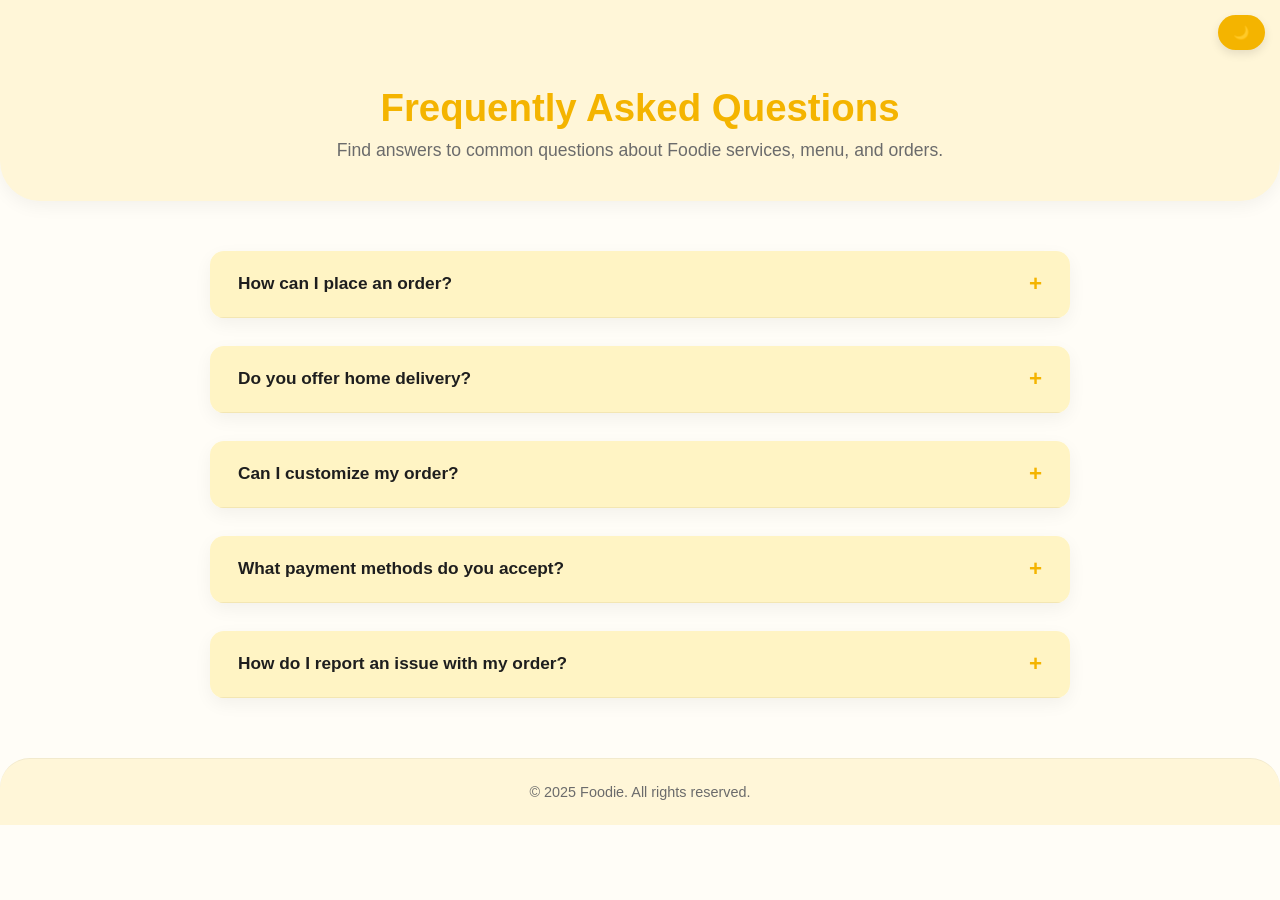
<file: html/faq-page.html>
<!doctype html>
<html lang="en">

<head>
  <meta charset="utf-8" />
  <meta name="viewport" content="width=device-width, initial-scale=1" />
  <title>FAQs — Foodie</title>
  <meta name="description" content="Frequently Asked Questions about Foodie services, orders, and features." />
  <script>
    // Immediately apply saved theme to prevent FOUC
    (function () {
      const savedTheme = localStorage.getItem('theme');
      if (savedTheme === 'dark') {
        document.documentElement.setAttribute('data-theme', 'dark');
      }
    })();
  </script>
  
  <link rel="icon" href="../imgs/favicon.webp" type="image/webp" />
  <style>
    :root {
      --bg: #fffdf7;
      --text: #1e1e1e;
      --accent: #f4b400;
      --accent-light: #fff4c4;
      --muted: #6b6b6b;
      --card: #ffffff;
      --header-bg: #fff6d8;
    }

    [data-theme="dark"] {
      --bg: #1a1a1a;
      --text: #f8fafc;
      --accent: #fbbc04;
      --accent-light: #3b3b3b;
      --muted: #a1a1aa;
      --card: #262626;
      --header-bg: #333333;
    }

    * {
      box-sizing: border-box;
    }

    body {
      margin: 0;
      font-family: 'Poppins', sans-serif;
      background: var(--bg);
      color: var(--text);
      transition: background 0.3s ease, color 0.3s ease;
    }

    header {
      text-align: center;
      padding: 60px 20px 40px;
      background: var(--header-bg);
      border-bottom-left-radius: 40px;
      border-bottom-right-radius: 40px;
      box-shadow: 0 5px 18px rgba(0, 0, 0, 0.05);
    }

    header h1 {
      font-size: 2.4rem;
      color: var(--accent);
      margin-bottom: 10px;
    }

    header p {
      color: var(--muted);
      font-size: 1.1rem;
      margin: 0;
    }

    main {
      max-width: 900px;
      margin: 50px auto;
      padding: 0 20px;
    }

    .faq-item {
      background: var(--card);
      border-radius: 14px;
      box-shadow: 0 6px 18px rgba(0, 0, 0, 0.05);
      margin-bottom: 28px;
      /* Increased spacing */
      overflow: hidden;
      transition: transform 0.2s ease, box-shadow 0.2s;
    }

    .faq-item:last-child {
      margin-bottom: 60px;
      /* More space before footer */
    }

    .faq-item:hover {
      transform: translateY(-3px) scale(1.01);
      box-shadow: 0 10px 24px rgba(0, 0, 0, 0.08);
    }

    .faq-question {
      background: var(--accent-light);
      color: var(--text);
      padding: 20px 28px;
      font-weight: 600;
      font-size: 1.08rem;
      cursor: pointer;
      display: flex;
      justify-content: space-between;
      align-items: center;
      transition: background 0.2s, color 0.2s;
      border-bottom: 1px solid #f3e6b3;
    }

    .faq-question:hover,
    .faq-item.active .faq-question {
      background: var(--accent);
      color: #fff;
    }

    .faq-question .faq-icon {
      display: inline-flex;
      align-items: center;
      justify-content: center;
      width: 28px;
      height: 28px;
      font-size: 1.4rem;
      color: var(--accent);
      background: #fffbe6;
      border-radius: 50%;
      margin-left: 18px;
      transition: background 0.2s, color 0.2s, transform 0.2s;
    }

    .faq-question:hover .faq-icon,
    .faq-item.active .faq-question .faq-icon {
      background: #fff;
      color: var(--accent);
      transform: rotate(90deg);
    }

    .faq-question::after {
      content: '+';
      font-size: 1.4rem;
      color: var(--accent);
      margin-left: 18px;
      display: inline-block;
      transition: transform 0.2s, color 0.2s;
    }

    .faq-item.active .faq-question::after {
      content: '–';
      color: var(--text);
    }

    .faq-answer {
      display: none;
      padding: 18px 28px;
      color: var(--muted);
      font-size: 1.01rem;
      line-height: 1.7;
      background: var(--bg);
    }

    .faq-item.active .faq-answer {
      display: block;
    }

    footer {
      text-align: center;
      padding: 25px 15px;
      color: var(--muted);
      font-size: 0.9rem;
      border-top: 1px solid rgba(0, 0, 0, 0.05);
      background: var(--header-bg);
      border-top-left-radius: 30px;
      border-top-right-radius: 30px;
      margin-top: 60px;
    }

    #themeToggle {
      position: fixed;
      top: 15px;
      right: 15px;
      background: var(--accent);
      color: #fff;
      border: none;
      padding: 10px 15px;
      border-radius: 30px;
      cursor: pointer;
      font-weight: 600;
      box-shadow: 0 4px 10px rgba(0, 0, 0, 0.1);
      transition: background 0.3s ease;
    }

    #themeToggle:hover {
      background: #f59e0b;
    }
  </style>
</head>

<body data-theme="light">

  <button id="themeToggle">🌙</button>
  <header>
    <h1>Frequently Asked Questions</h1>
    <p>Find answers to common questions about Foodie services, menu, and orders.</p>
  </header>

  <main>
    <div class="faq-item">
      <div class="faq-question">How can I place an order?</div>
      <div class="faq-answer">You can place an order directly through our website by browsing the menu, selecting your
        dishes, and proceeding to checkout. You can also order via our mobile app.</div>
    </div>

    <div class="faq-item">
      <div class="faq-question">Do you offer home delivery?</div>
      <div class="faq-answer">Yes! We provide quick and safe home delivery services in all major cities. Delivery time
        may vary based on your location and order size.</div>
    </div>

    <div class="faq-item">
      <div class="faq-question">Can I customize my order?</div>
      <div class="faq-answer">Absolutely. You can add special instructions while placing your order to customize spice
        levels, portion sizes, or toppings.</div>
    </div>

    <div class="faq-item">
      <div class="faq-question">What payment methods do you accept?</div>
      <div class="faq-answer">We accept all major debit and credit cards, UPI, Paytm, and cash on delivery for
        convenience.</div>
    </div>

    <div class="faq-item">
      <div class="faq-question">How do I report an issue with my order?</div>
      <div class="faq-answer">If there’s any issue with your order, please contact our support team through the Help
        section or email us at support@foodie.com. We’ll resolve it quickly.</div>
    </div>
  </main>

  <footer>
    © 2025 Foodie. All rights reserved.
  </footer>

  <a href="https://wa.me/911234567890" class="whatsapp-fab" target="_blank" rel="noopener noreferrer"
    aria-label="Chat on WhatsApp" title="Chat on WhatsApp">
    <i class="fa-brands fa-whatsapp"></i>
  </a>

  <script>
    const toggleBtn = document.getElementById('themeToggle');
    // Initial theme setting is now handled by the inline script in the head.
    // This script only updates the button text based on the current theme.
    const currentTheme = document.documentElement.getAttribute('data-theme');
    toggleBtn.textContent = currentTheme === 'dark' ? '☀️' : '🌙';

    toggleBtn.addEventListener('click', () => {
      const current = document.documentElement.getAttribute('data-theme');
      const newTheme = current === 'light' ? 'dark' : 'light';
      document.documentElement.setAttribute('data-theme', newTheme);
      localStorage.setItem('theme', newTheme);
      toggleBtn.textContent = newTheme === 'dark' ? '☀️' : '🌙';
    });

    document.querySelectorAll('.faq-question').forEach(q => {
      q.addEventListener('click', () => {
        q.parentElement.classList.toggle('active');
      });
    });
  </script>
</body>

</html>
</file>
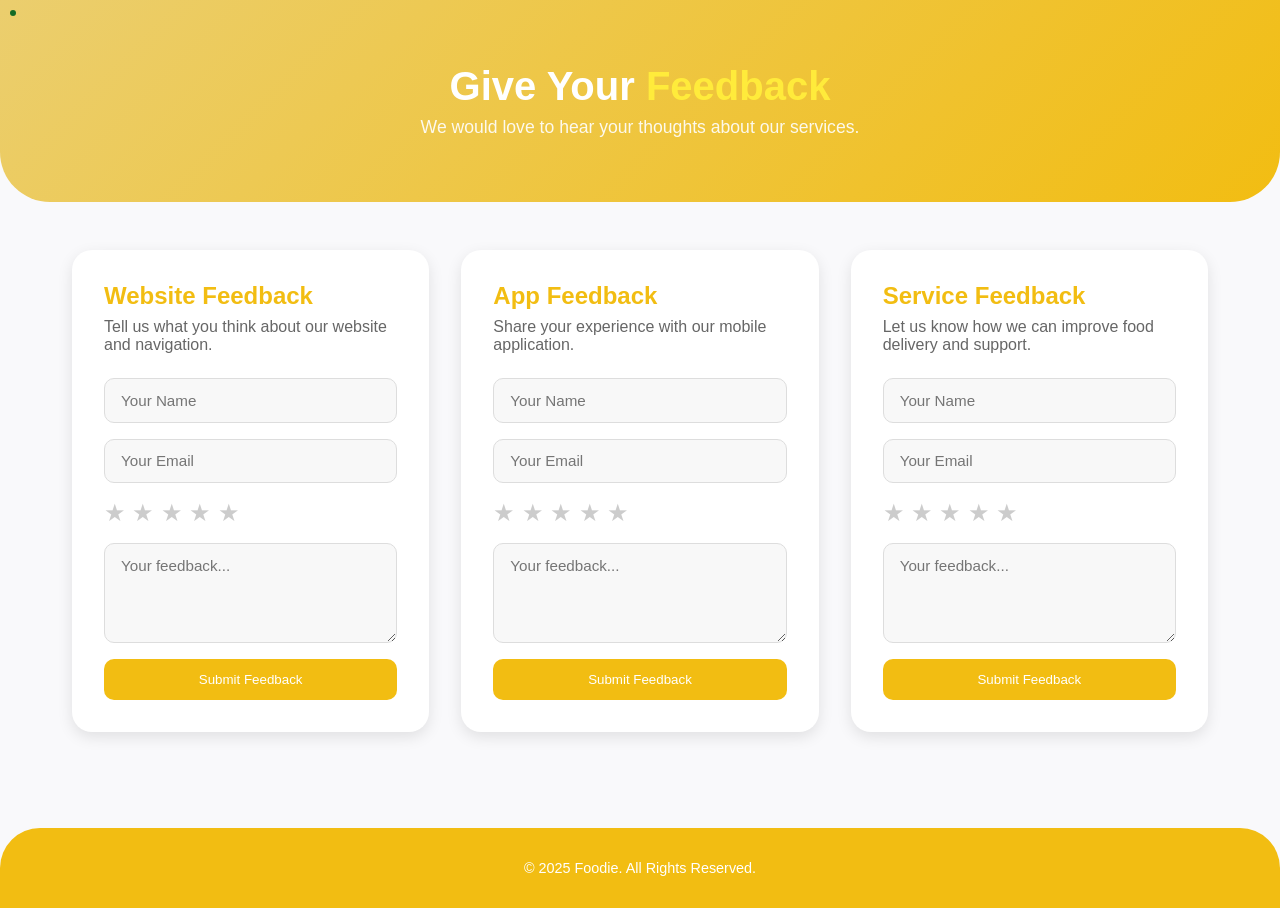
<file: html/feedback.html>
<!DOCTYPE html>
<html lang="en">

<head>
  <meta charset="UTF-8">
  <meta name="viewport" content="width=device-width, initial-scale=1.0">
  <title>Feedback - Foodie</title>
  <link rel="icon" href="../imgs/favicon.webp" type="image/webp" />
  <link rel="stylesheet" href="../css/cursor.css">

  <style>
    
    * {
      margin: 0;
      padding: 0;
      box-sizing: border-box;
      font-family: 'Poppins', sans-serif;
    }

    body {
      background-color: #f9f9fb;
      color: #333;
    }

    /* ===== HERO ===== */
    .hero {
      text-align: center;
      padding: 4rem 1rem;
      background: linear-gradient(135deg,  #ebce6e, #F2BD12);
      color: #fff;
      border-bottom-left-radius: 50px;
      border-bottom-right-radius: 50px;
    }

    .hero h1 {
      font-size: 2.5rem;
      margin-bottom: 0.5rem;
    }

    .highlight {
      color: #ffeb3b;
    }

    .hero p {
      font-size: 1.1rem;
      opacity: 0.9;
    }

    /* ===== FEEDBACK SECTION ===== */
    .feedback-container {
      display: grid;
      grid-template-columns: repeat(auto-fit, minmax(320px, 1fr));
      gap: 2rem;
      padding: 3rem 2rem;
      max-width: 1200px;
      margin: auto;
    }

    .feedback-card {
      background: #fff;
      padding: 2rem;
      border-radius: 20px;
      box-shadow: 0 5px 15px rgba(0, 0, 0, 0.1);
      transition: transform 0.3s ease, box-shadow 0.3s ease;
    }

    .feedback-card:hover {
      transform: translateY(-6px);
      box-shadow: 0 8px 20px rgba(0, 0, 0, 0.12);
    }

    .feedback-card h2 {
      color:  #F2BD12;
      margin-bottom: 0.5rem;
    }

    .feedback-card p {
      color: #666;
      margin-bottom: 1.5rem;
    }

    /* ===== FORM STYLING ===== */
    form {
      display: flex;
      flex-direction: column;
      gap: 1rem;
    }

    input[type="text"],
    input[type="email"],
    textarea {
      padding: 0.8rem 1rem;
      border: 1px solid #ddd;
      border-radius: 10px;
      font-size: 0.95rem;
      transition: border 0.3s, box-shadow 0.3s;
      background: #f8f8f8;
    }

    input:focus,
    textarea:focus {
      border-color:  #F2BD12;
      box-shadow: 0 0 0 4px rgba(0, 157, 255, 0.15);
      background: #fff;
      outline: none;
    }

    textarea {
      resize: vertical;
      min-height: 100px;
    }

    .rating {
      display: flex;
      gap: 0.4rem;
    }

    .rating input {
      display: none;
    }

    .rating label {
      font-size: 1.5rem;
      color: #ccc;
      cursor: pointer;
      transition: color 0.2s;
    }

    .rating input:checked ~ label,
    .rating label:hover,
    .rating label:hover ~ label {
      color: #ffb400;
    }

    .submit-btn {
      background: #F2BD12;
      color: white;
      border: none;
      padding: 0.8rem 1rem;
      border-radius: 10px;
      cursor: pointer;
      font-weight: 500;
      transition: all 0.3s ease;
    }

    .submit-btn:hover {
      background: #F2BD12;
      transform: translateY(-2px);
      box-shadow: 0 4px 10px  #c7a841
    }

    /* ===== FOOTER ===== */
    footer {
      text-align: center;
      padding: 2rem;
      background:   #F2BD12;
      color: #fff;
      font-size: 0.9rem;
      border-top-left-radius: 40px;
      border-top-right-radius: 40px;
      margin-top: 3rem;
    }

    @media (max-width: 768px) {
      .hero h1 {
        font-size: 2rem;
      }

      .feedback-container {
        padding: 2rem 1rem;
      }
    }
  </style>
</head>

<body>

  <section class="hero">
    <h1>Give Your <span class="highlight">Feedback</span></h1>
    <p>We would love to hear your thoughts about our services.</p>
  </section>

  
  <section class="feedback-container">

    <!-- Website Feedback -->
    <div class="feedback-card">
      <h2>Website Feedback</h2>
      <p>Tell us what you think about our website and navigation.</p>

      <form id="website-feedback-form">
        <input type="text" placeholder="Your Name" required>
        <input type="email" placeholder="Your Email" required>

        <div class="rating">
          <input type="radio" id="web-star5" name="web-rating" value="5"><label for="web-star5">★</label>
          <input type="radio" id="web-star4" name="web-rating" value="4"><label for="web-star4">★</label>
          <input type="radio" id="web-star3" name="web-rating" value="3"><label for="web-star3">★</label>
          <input type="radio" id="web-star2" name="web-rating" value="2"><label for="web-star2">★</label>
          <input type="radio" id="web-star1" name="web-rating" value="1"><label for="web-star1">★</label>
        </div>

        <textarea placeholder="Your feedback..." required></textarea>
        <button type="submit" class="submit-btn">Submit Feedback</button>
      </form>
    </div>

    <!-- App Feedback -->
    <div class="feedback-card">
      <h2>App Feedback</h2>
      <p>Share your experience with our mobile application.</p>

      <form id="app-feedback-form">
        <input type="text" placeholder="Your Name" required>
        <input type="email" placeholder="Your Email" required>

        <div class="rating">
          <input type="radio" id="app-star5" name="app-rating" value="5"><label for="app-star5">★</label>
          <input type="radio" id="app-star4" name="app-rating" value="4"><label for="app-star4">★</label>
          <input type="radio" id="app-star3" name="app-rating" value="3"><label for="app-star3">★</label>
          <input type="radio" id="app-star2" name="app-rating" value="2"><label for="app-star2">★</label>
          <input type="radio" id="app-star1" name="app-rating" value="1"><label for="app-star1">★</label>
        </div>

        <textarea placeholder="Your feedback..." required></textarea>
        <button type="submit" class="submit-btn">Submit Feedback</button>
      </form>
    </div>

    <!-- Service Feedback -->
    <div class="feedback-card">
      <h2>Service Feedback</h2>
      <p>Let us know how we can improve food delivery and support.</p>

      <form id="service-feedback-form">
        <input type="text" placeholder="Your Name" required>
        <input type="email" placeholder="Your Email" required>

        <div class="rating">
          <input type="radio" id="service-star5" name="service-rating" value="5"><label for="service-star5">★</label>
          <input type="radio" id="service-star4" name="service-rating" value="4"><label for="service-star4">★</label>
          <input type="radio" id="service-star3" name="service-rating" value="3"><label for="service-star3">★</label>
          <input type="radio" id="service-star2" name="service-rating" value="2"><label for="service-star2">★</label>
          <input type="radio" id="service-star1" name="service-rating" value="1"><label for="service-star1">★</label>
        </div>

        <textarea placeholder="Your feedback..." required></textarea>
        <button type="submit" class="submit-btn">Submit Feedback</button>
      </form>
    </div>
  </section>

  <!-- Footer -->
  <footer>
    <p>&copy; 2025 Foodie. All Rights Reserved.</p>
  </footer>

  <script src="../js/cursor.js"></script>

  <script>
    
    document.querySelectorAll("form").forEach(form => {
      form.addEventListener("submit", (e) => {
        e.preventDefault();
        alert("Thank you for your feedback! 💬");
        form.reset();
      });
    });
  </script>
</body>

</html>
</file>
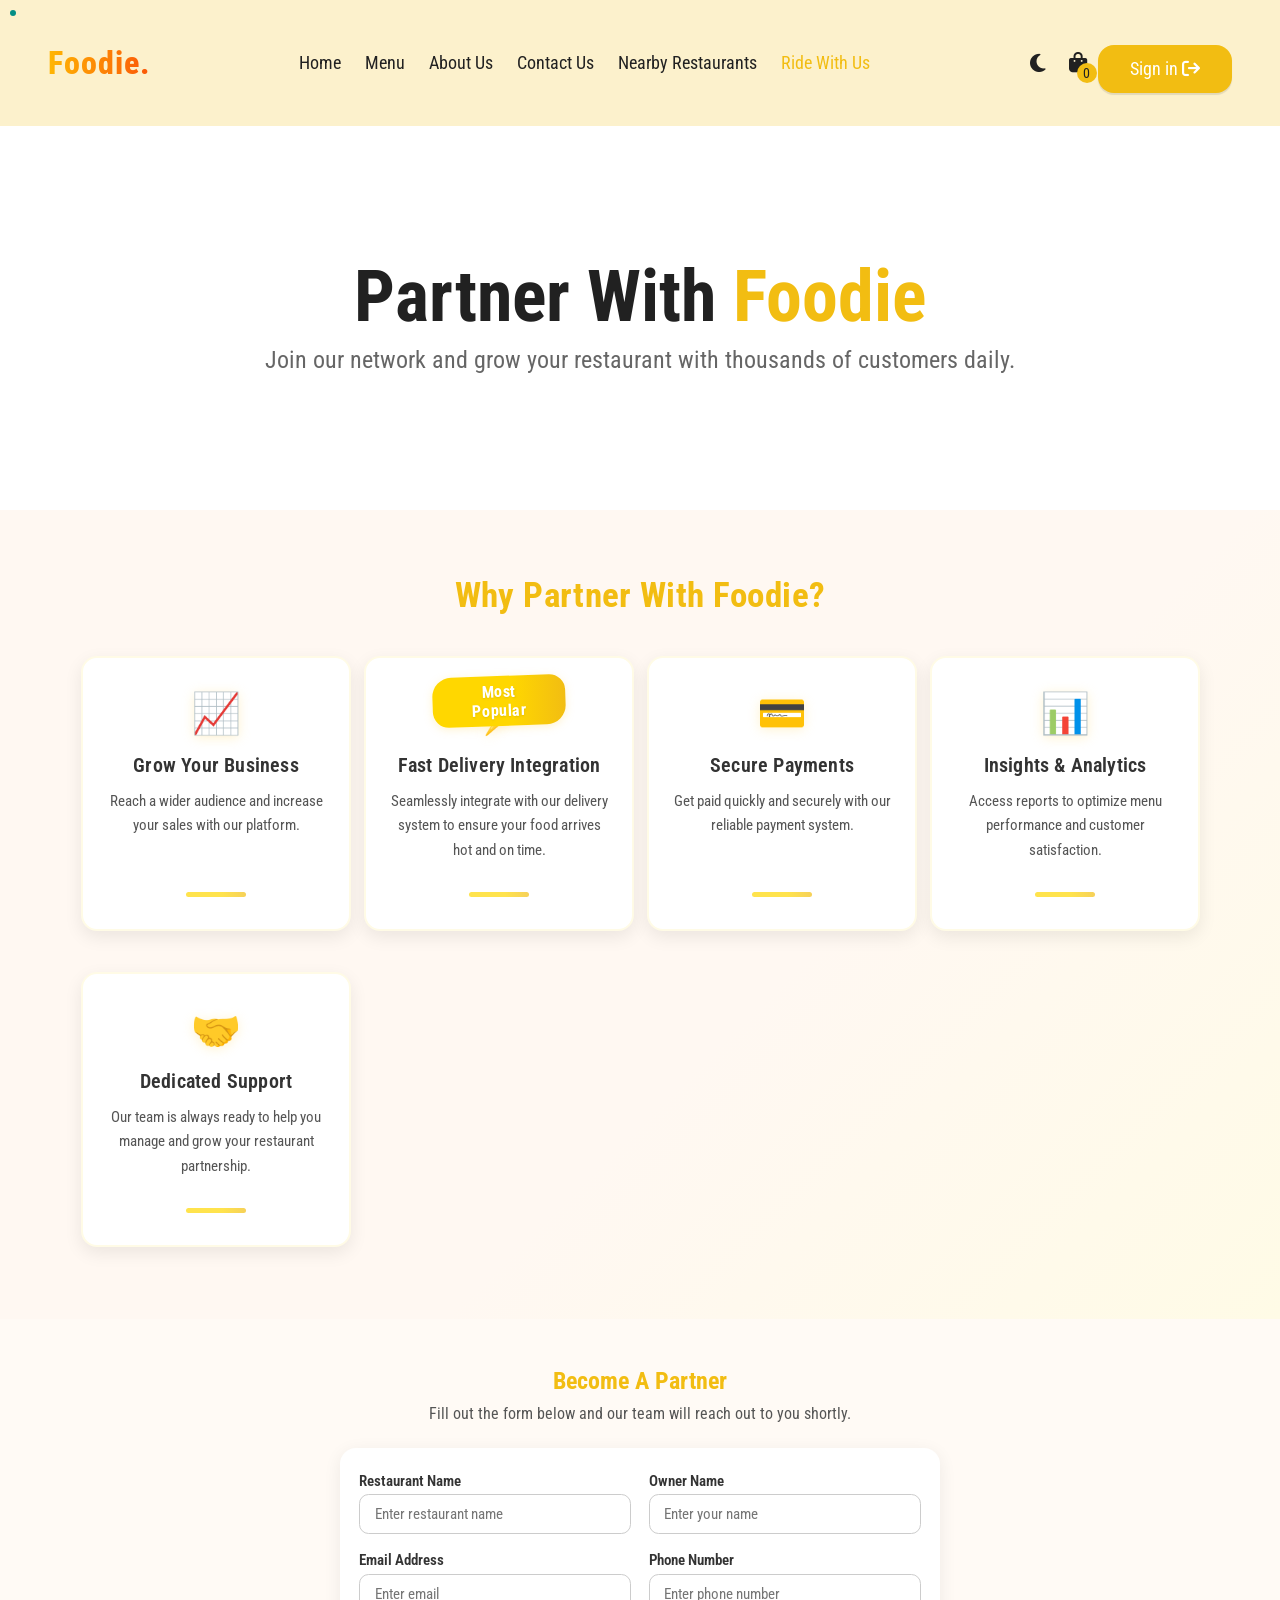
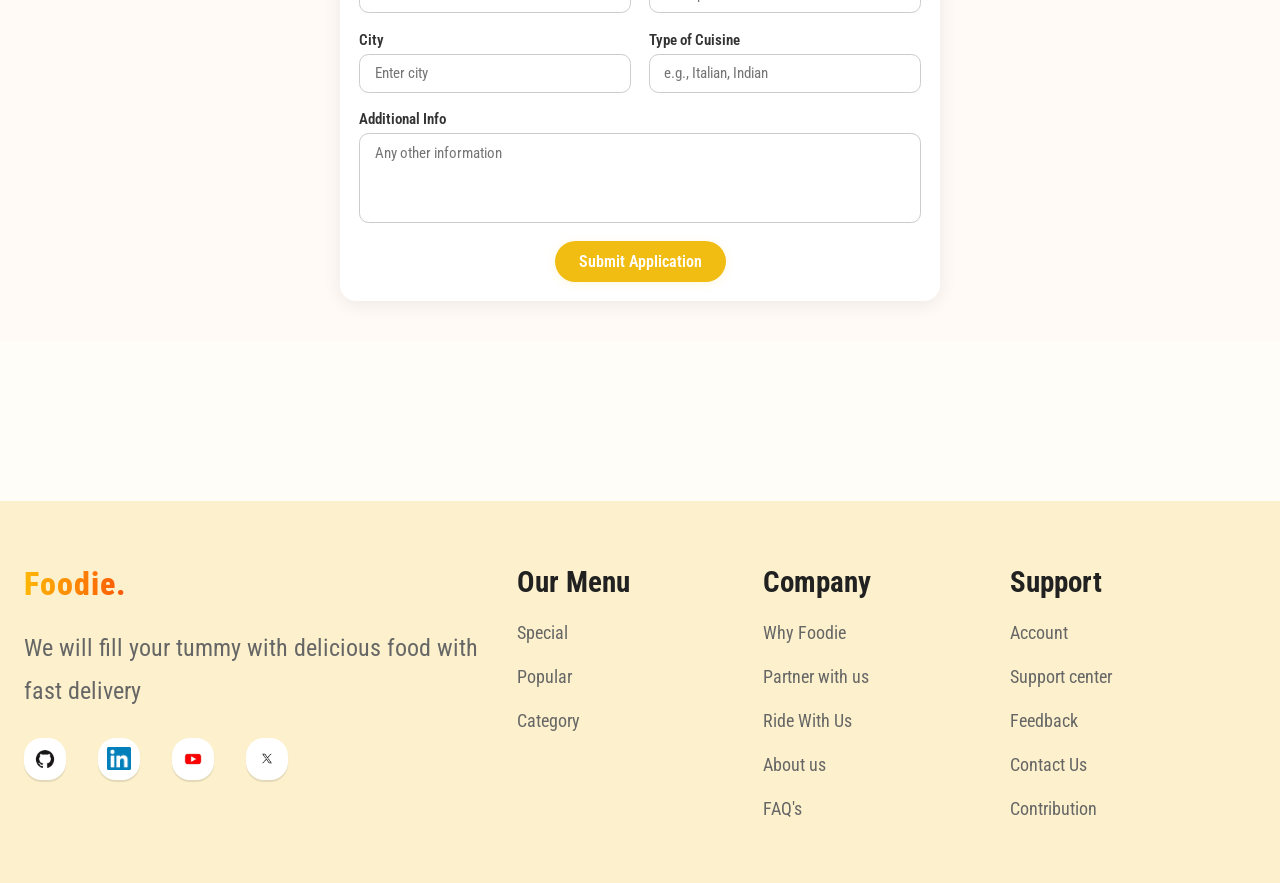
<file: html/PartnerWithUs.html>
<!DOCTYPE html>
<html lang="en">

<head>
    <meta charset="UTF-8" />
    <meta name="viewport" content="width=device-width, initial-scale=1.0" />
    <title>Foodie - Partner with Us</title>

    <script>
        // Immediately apply saved theme to prevent FOUC
        (function () {
            const savedTheme = localStorage.getItem('theme');
            if (savedTheme === 'dark') {
                document.documentElement.setAttribute('data-theme', 'dark');
            }
        })();
    </script>

    <link rel="icon" href="../imgs/favicon.webp" type="image/webp" />
    <link rel="stylesheet" href="https://cdnjs.cloudflare.com/ajax/libs/font-awesome/6.5.0/css/all.min.css" />
    <link rel="stylesheet" href="../css/style.css">
    <link rel="stylesheet" href="../css/aboutUs.css" />
    <link rel="stylesheet" href="../css/PartnerWithUs.css" />
    <link rel="stylesheet" href="../css/cursor.css">
</head>

<body>

    <!-- UNIVERSAL NAVBAR -->
    <header>
        <nav class="navbar flex between wrapper">
            <div class="logo">Foodie.</div>

            <!-- DESKTOP MENU -->
            <ul class="navList flex gap-3 between">
                <li><a href="./index.html#home" data-i18n="nav.home">Home</a></li>
                <li><a href="./menu.html" data-i18n="nav.menu">Menu</a></li>
                <li><a href="./aboutUs.html" data-i18n="nav.about">About Us</a></li>
                <li><a href="./contactUs.html" data-i18n="nav.contact">Contact Us</a></li>
                <li><a href="nearbyres.html" data-i18n="nav.nearby">Nearby Restaurants</a></li>
                <li><a class="active" href="./rideWithUs.html" data-i18n="nav.rideWithUs">Ride With Us</a></li>
            </ul>

            <div class="desktop-action flex gap-2">
                <button class="desktop-action theme-toggle" aria-label="Toggle dark mode">
                    <i class="fa-solid fa-moon"></i>
                </button>
                <a href="./checkout.html" class="cart-icon">
                    <i class="fa-solid fa-bag-shopping"></i>
                    <span class="cart-value">0</span>
                </a>
                <a href="./signup.html" class="btn">
                    Sign in&nbsp;<i class="fa-solid fa-arrow-right-from-bracket"></i>
                </a>
                <a href="#" class="hamberger"><i class="fa-solid fa-bars"></i></a>
            </div>

            <!-- MOBILE MENU -->
            <ul class="mobile-menu">
                <li><a href="./index.html#home" data-i18n="nav.home">Home</a></li>
                <li><a href="./menu.html" data-i18n="nav.menu">Menu</a></li>
                <li><a href="./aboutUs.html" data-i18n="nav.about">About Us</a></li>
                <li><a href="./contactUs.html" data-i18n="nav.contact">Contact Us</a></li>
                <li><a href="nearbyres.html" data-i18n="nav.nearby">Nearby Restaurants</a></li>
                <li><a href="./rideWithUs.html" data-i18n="nav.rideWithUs">Ride With Us</a></li>
                <li>
                    <button class="theme-toggle mobile-theme-toggle" aria-label="Toggle dark mode">
                        <i class="fa-solid fa-moon"></i><span>Dark Mode</span>
                    </button>
                </li>
                <li>
                    <a href="./signup.html" class="btn">
                        Sign in&nbsp;<i class="fa-solid fa-arrow-right-from-bracket"></i>
                    </a>
                </li>
            </ul>
        </nav>
    </header>

    <!-- Hero Section -->
    <section class="hero">
        <h1>Partner with <span>Foodie</span></h1>
        <p>Join our network and grow your restaurant with thousands of customers daily.</p>
    </section>

    <!-- Benefits Section -->
    <section class="benefits-section">
        <div class="wrapper">
            <h2>Why Partner with Foodie?</h2>
            <div class="features-grid">
                <div class="feature-card">
                    <div class="feature-icon">📈</div>
                    <h3>Grow Your Business</h3>
                    <p>Reach a wider audience and increase your sales with our platform.</p>
                </div>
                <div class="feature-card">
                    <span class="ribbon">Most Popular</span>
                    <div class="feature-icon">⚡</div>
                    <h3>Fast Delivery Integration</h3>
                    <p>Seamlessly integrate with our delivery system to ensure your food arrives hot and on time.</p>
                </div>
                <div class="feature-card">
                    <div class="feature-icon">💳</div>
                    <h3>Secure Payments</h3>
                    <p>Get paid quickly and securely with our reliable payment system.</p>
                </div>
                <div class="feature-card">
                    <div class="feature-icon">📊</div>
                    <h3>Insights & Analytics</h3>
                    <p>Access reports to optimize menu performance and customer satisfaction.</p>
                </div>
                <div class="feature-card">
                    <div class="feature-icon">🤝</div>
                    <h3>Dedicated Support</h3>
                    <p>Our team is always ready to help you manage and grow your restaurant partnership.</p>
                </div>
            </div>
        </div>
    </section>

    <!-- Partner Form Section -->
    <section class="partner-form-section">
        <div class="wrapper">
            <h2><span>Become a Partner</span></h2>
            <p>Fill out the form below and our team will reach out to you shortly.</p>

            <form action="#" class="partner-form two-column-form">

                <!-- Row 1 -->
                <div class="form-row">
                    <div class="form-group">
                        <label for="restaurantName">Restaurant Name</label>
                        <input type="text" id="restaurantName" name="restaurantName" placeholder="Enter restaurant name"
                            required>
                    </div>
                    <div class="form-group">
                        <label for="ownerName">Owner Name</label>
                        <input type="text" id="ownerName" name="ownerName" placeholder="Enter your name" required>
                    </div>
                </div>

                <!-- Row 2 -->
                <div class="form-row">
                    <div class="form-group">
                        <label for="email">Email Address</label>
                        <input type="email" id="email" name="email" placeholder="Enter email" required>
                    </div>
                    <div class="form-group">
                        <label for="phone">Phone Number</label>
                        <input type="tel" id="phone" name="phone" placeholder="Enter phone number" required>
                    </div>
                </div>

                <!-- Row 3 -->
                <div class="form-row">
                    <div class="form-group">
                        <label for="city">City</label>
                        <input type="text" id="city" name="city" placeholder="Enter city" required>
                    </div>
                    <div class="form-group">
                        <label for="cuisine">Type of Cuisine</label>
                        <input type="text" id="cuisine" name="cuisine" placeholder="e.g., Italian, Indian" required>
                    </div>
                </div>

                <!-- Full-width field -->
                <div class="form-group full-width">
                    <label for="message">Additional Info</label>
                    <textarea id="message" name="message" placeholder="Any other information"></textarea>
                </div>

                <!-- Submit Button -->
                <button type="submit" class="cta-btn primary">Submit Application</button>
            </form>

            <!-- Success Toast for Partner Form -->
            <div id="partner-success-toast" class="partner-success-toast" role="status" aria-live="polite">
                <span class="partner-toast-icon">✔️</span>
                <span class="partner-toast-msg">Application submitted successfully!</span>
            </div>
        </div>
    </section>



    <footer id="contacts" data-aos="fade-up"></footer>

    <!-- Back to Top Button -->
    <a href="#" class="back-to-top" aria-label="Back to top"><i class="fa-solid fa-arrow-up"></i></a>

    <script>
        // Theme Toggle with smooth icon transition
        (function () {
            const themeToggle = document.querySelector('.theme-toggle');
            const html = document.documentElement;

            // Load saved theme is now handled by the inline script in the head.
            // This script only updates the icon and sets up event listeners.

            // Update icon based on theme (guarded)
            function updateThemeIcon() {
                if (!themeToggle) return;
                const icon = themeToggle.querySelector('i');
                if (!icon) return;
                if (html.getAttribute('data-theme') === 'dark') {
                    icon.style.transform = 'rotate(360deg) scale(0)';
                    setTimeout(() => {
                        icon.className = 'fa-solid fa-sun';
                        icon.style.transform = 'rotate(0deg) scale(1)';
                    }, 250);
                } else {
                    icon.style.transform = 'rotate(-360deg) scale(0)';
                    setTimeout(() => {
                        icon.className = 'fa-solid fa-moon';
                        icon.style.transform = 'rotate(0deg) scale(1)';
                    }, 250);
                }
            }

            updateThemeIcon(); // Call once on load to set initial icon

            if (themeToggle) {
                themeToggle.addEventListener('click', () => {
                    const currentTheme = html.getAttribute('data-theme');
                    const newTheme = currentTheme === 'dark' ? 'light' : 'dark';
                    html.setAttribute('data-theme', newTheme);
                    localStorage.setItem('theme', newTheme);
                    updateThemeIcon();
                });
            }
        })();

        // Mobile Menu Toggle (guarded)
        (function () {
            const hamburger = document.querySelector('.hamberger');
            const mobileMenu = document.querySelector('.mobile-menu');
            if (hamburger && mobileMenu) {
                hamburger.addEventListener('click', (e) => {
                    e.preventDefault();
                    mobileMenu.classList.toggle('mobile-menu-active');
                });
            }
        })();

        // Back to Top (guarded)
        (function () {
            const backToTop = document.querySelector('.back-to-top');
            if (!backToTop) return;
            window.addEventListener('scroll', () => {
                if (window.scrollY > 400) backToTop.classList.add('visible');
                else backToTop.classList.remove('visible');
            });
            backToTop.addEventListener('click', (e) => {
                e.preventDefault();
                window.scrollTo({ top: 0, behavior: 'smooth' });
            });
        })();
    </script>

    <script src="../js/i18n.js"></script>
    <script src="../js/cursor.js"></script>
    <script src="../js/footer.js"></script>
    <script src="../js/app.js"></script>
    <script src="../js/partnerWithUs.js"></script>
</body>

</html>
</file>
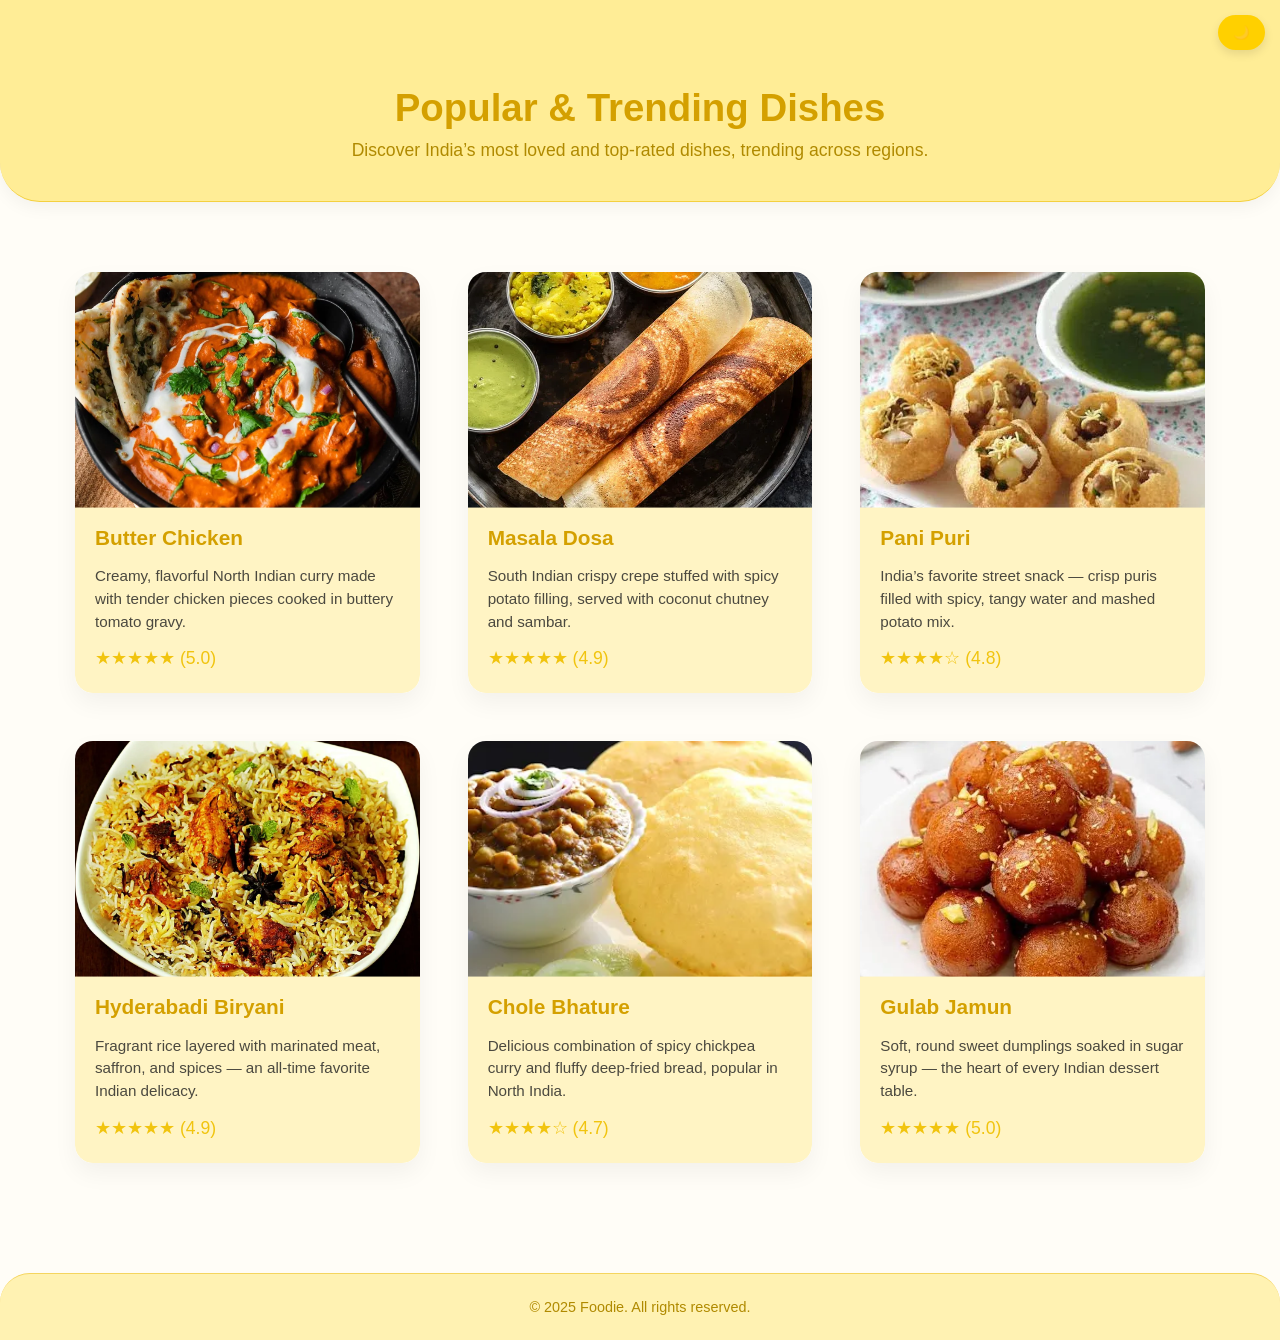
<file: html/popular.html>
<!doctype html>
<html lang="en">
<head>
  <meta charset="utf-8" />
  <meta name="viewport" content="width=device-width, initial-scale=1" />
  <title>Popular & Trending Dishes — Foodie</title>
  <meta name="description" content="A page showcasing top-rated and trending Indian dishes with ratings and appealing visuals." />
  <link rel="icon" href="../imgs/favicon.webp" type="image/webp" />
  <script>
    // Immediately apply saved theme to prevent FOUC
    (function() {
      const savedTheme = localStorage.getItem('theme');
      if (savedTheme === 'dark') {
        document.documentElement.setAttribute('data-theme', 'dark');
      }
    })();
  </script>
  <style>
    :root {
      --bg: #fffdf7;
      --text: #1e1e1e;
      --accent: #ffd000;
      --accent-light: #fff4c4;
      --muted: #6b6b6b;
      --card: #ffffff;
      --header-bg: #fff6d8;
      --star: #ffd000;
    }
    [data-theme="dark"] {
      --bg: #1a1a1a;
      --text: #f8fafc;
      --accent: #ffd000;
      --accent-light: #3b3b3b;
      --muted: #a1a1aa;
      --card: #262626;
      --header-bg: #333333;
      --star: #ffd000;
    }

    * { box-sizing: border-box; }
    body {
      margin: 0;
      font-family: 'Poppins', sans-serif;
      background: var(--bg);
      color: var(--text);
      background : 0.3s ease;
      color : 0.3s ease;
    }

    header {
      text-align: center;
      padding: 60px 20px 40px;
      background: var(--header-bg);
      border-bottom-left-radius: 40px;
      border-bottom-right-radius: 40px;
      box-shadow: 0 5px 18px rgba(0,0,0,0.05);
    }

    header h1 {
      font-size: 2.4rem;
      color: var(--accent);
      margin-bottom: 10px;
    }

    header p {
      color: var(--muted);
      font-size: 1.1rem;
      margin: 0;
    }

    main {
      max-width: 1200px;
      margin: 60px auto 90px;
      margin-bottom: 70px;
      padding: 0 25px;
      display: grid;
      grid-template-columns: repeat(auto-fit, minmax(280px, 1fr));
      gap: 28px;
    }

    .dish-card {
      background: var(--card);
      border-radius: 18px;
      overflow: hidden;
      box-shadow: 0 10px 25px rgba(0,0,0,0.05);
      margin: 10px;
      transition: transform 0.4s ease, color 0.4s ease;
      cursor: pointer;
      animation: fadeUp 0.6s ease both;
    }

    .dish-card:hover {
      transform: translateY(-10px) ;
      box-shadow: 0 0 15px 5px rgb(246, 231, 66);
      scale: 1.02;
    }

    .dish-card img {
    width: 100%;
    height: 230px;
    object-fit: cover;
    border-top-left-radius: 18px;
    border-top-right-radius: 18px;
    display: block;
    transform: scale(1.05);
    transition: transform 0.5s ease;
    }

    .dish-info {
      padding: 24px 20px;
      background: var(--accent-light);
      border-bottom-left-radius: 18px;
      border-bottom-right-radius: 18px;
      transition: transform 0.3s ease;
    }

    .dish-info h2 {
      margin: 0 0 8px;
      font-size: 1.3rem;
      color: var(--accent);
    }

    .dish-info p {
      font-size: 0.95rem;
      color: var(--text);
      opacity: 0.8;
      line-height: 1.5;
    }

    .rating {
      margin-top: 8px;
      color: var(--star);
      font-size: 1.1rem;
    }

    footer {
      text-align: center;
      padding: 25px 15px;
      color: var(--muted);
      font-size: 0.9rem;
      border-top: 1px solid rgba(0,0,0,0.05);
      background: var(--header-bg);
      border-top-left-radius: 30px;
      border-top-right-radius: 30px;
      margin-top: 100px;
    }

/* --- Simple entrance animation --- */
@keyframes fadeUp {
  from { opacity: 0; transform: translateY(25px); }
  to   { opacity: 1; transform: translateY(0); }
}

/* --- Responsiveness --- */
@media (max-width: 992px) {
  .dish-card img { height: 200px; }
}
@media (max-width: 600px) {
  header h1 { font-size: 1.7rem; }
  header p  { font-size: 1rem; }
  .dish-card img { height: 170px; }
  .dish-info { padding: 18px; }
}

[data-theme="light"] header {
  background: #ffed96;
  border-bottom: 1px solid #f4d03f;
}

[data-theme="light"] footer {
  background: #fff1a6;
  border-top: 1px solid #f4d03f;
}


    #themeToggle {
      position: fixed;
      top: 15px;
      right: 15px;
      background: var(--accent);
      color: #fff;
      border: none;
      padding: 10px 15px;
      border-radius: 30px;
      cursor: pointer;
      font-weight: 600;
      box-shadow: 0 4px 10px rgba(0,0,0,0.1);
      transition: background 0.3s ease;
    }
    #themeToggle:hover {
      background: #ffbf00;
    }

/* ===== LIGHT MODE COLOR ENHANCEMENTS ===== */
[data-theme="light"] header h1,
[data-theme="light"] .dish-info h2 {
  color: #d4a000; /* deeper golden-yellow for headings */
}

[data-theme="light"] header p {
  color: #b08a00; /* darker yellow tone for subtext */
}

[data-theme="light"] footer {
  background: #fff2b2; /* softer footer background */
  color: #b08a00; /* footer text color */
  border-top: 1px solid #f5d55f;
}

[data-theme="light"] .rating {
  color: #f1c40f; /* warm gold for rating stars */
}


  </style>
</head>
<body data-theme="light">

  <button id="themeToggle">🌙</button>
  <header>
    <h1>Popular & Trending Dishes</h1>
    <p>Discover India’s most loved and top-rated dishes, trending across regions.</p>
  </header>

  <main>
    <div class="dish-card">
      <img src="../imgs/p1.webp" alt="Butter Chicken">
      <div class="dish-info">
        <h2>Butter Chicken</h2>
        <p>Creamy, flavorful North Indian curry made with tender chicken pieces cooked in buttery tomato gravy.</p>
        <div class="rating">★★★★★ (5.0)</div>
      </div>
    </div>

    <div class="dish-card">
       <img src="../imgs/p2.webp" alt="Masala Dosa">
      <div class="dish-info">
        <h2>Masala Dosa</h2>
        <p>South Indian crispy crepe stuffed with spicy potato filling, served with coconut chutney and sambar.</p>
        <div class="rating">★★★★★ (4.9)</div>
      </div>
    </div>

    <div class="dish-card">
      <img src="../imgs/p3.webp" alt="Pani Puri">
      <div class="dish-info">
        <h2>Pani Puri</h2>
        <p>India’s favorite street snack — crisp puris filled with spicy, tangy water and mashed potato mix.</p>
        <div class="rating">★★★★☆ (4.8)</div>
      </div>
    </div>

    <div class="dish-card">
      <img src="../imgs/p4.webp" alt="Biryani">
      <div class="dish-info">
        <h2>Hyderabadi Biryani</h2>
        <p>Fragrant rice layered with marinated meat, saffron, and spices — an all-time favorite Indian delicacy.</p>
        <div class="rating">★★★★★ (4.9)</div>
      </div>
    </div>

    <div class="dish-card">
      <img src="../imgs/p5.webp" alt="Chole Bhature">
      <div class="dish-info">
        <h2>Chole Bhature</h2>
        <p>Delicious combination of spicy chickpea curry and fluffy deep-fried bread, popular in North India.</p>
        <div class="rating">★★★★☆ (4.7)</div>
      </div>
    </div>

    <div class="dish-card">
      <img src="../imgs/p6.webp" alt="Gulab Jamun">
      <div class="dish-info">
        <h2>Gulab Jamun</h2>
        <p>Soft, round sweet dumplings soaked in sugar syrup — the heart of every Indian dessert table.</p>
        <div class="rating">★★★★★ (5.0)</div>
      </div>
    </div>
  </main>

  <footer>
    © 2025 Foodie. All rights reserved.
  </footer>

  <script>
    const toggleBtn = document.getElementById('themeToggle');
    // Initial theme setting is now handled by the inline script in the head.
    // This script only updates the button text based on the current theme.
    const currentTheme = document.documentElement.getAttribute('data-theme');
    toggleBtn.textContent = currentTheme === 'dark' ? '☀️' : '🌙';

    toggleBtn.addEventListener('click', () => {
      const current = document.documentElement.getAttribute('data-theme');
      const newTheme = current === 'light' ? 'dark' : 'light';
      document.documentElement.setAttribute('data-theme', newTheme);
      localStorage.setItem('theme', newTheme);
      toggleBtn.textContent = newTheme === 'dark' ? '☀️' : '🌙';
    });
  </script>
</body>
</html>
</file>
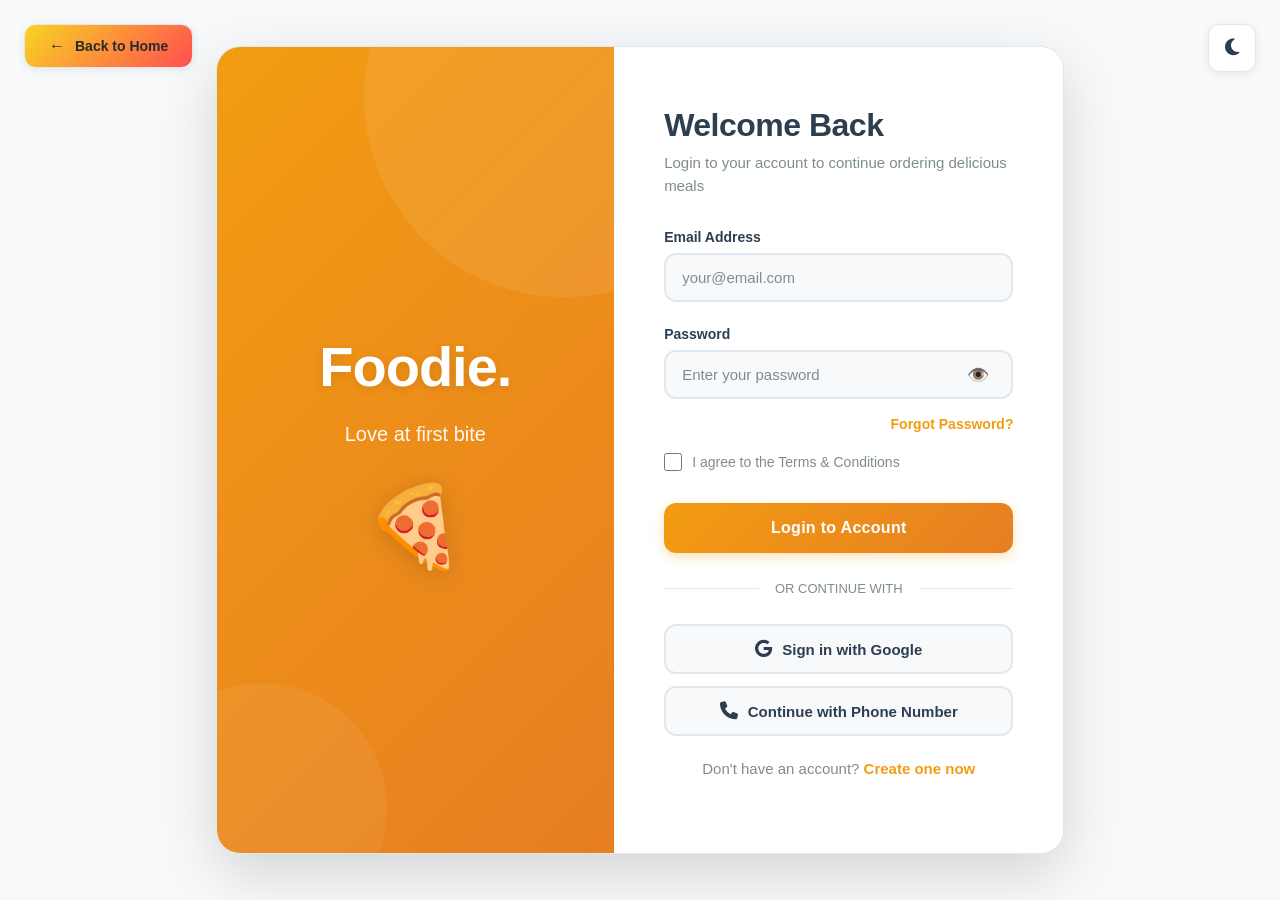
<file: html/signup.html>
<!DOCTYPE html>
<html lang="en" data-theme="">
<head>
  <meta charset="UTF-8" />
  <meta name="viewport" content="width=device-width, initial-scale=1" />
  <title>Foodie | Login & Sign Up</title>

  <!-- ✅ FIXED: Early dark-mode application (runs before paint) -->
  <script>
    (function () {
      try {
        const savedTheme = localStorage.getItem('theme');
        if (savedTheme === 'dark') {
          document.documentElement.setAttribute('data-theme', 'dark');
          document.documentElement.style.background = '#16213e';
        } else {
          document.documentElement.removeAttribute('data-theme');
        }
      } catch (e) {
        console.warn('Theme init error:', e);
      }
    })();
  </script>

  <link rel="icon" href="../imgs/favicon.webp" type="image/webp" />
  <link rel="stylesheet" href="https://cdnjs.cloudflare.com/ajax/libs/font-awesome/6.4.0/css/all.min.css" />
  <link rel="stylesheet" href="../css/signUp.css" />
</head>

<body class="signup-page">
  <a href="index.html" class="back-home" aria-label="Back to Home">
    <span class="icon">←</span> Back to Home
  </a>

  <button id="themeToggle" class="theme-toggle" aria-label="Toggle dark/light mode">
    <i class="fa-solid fa-moon"></i>
  </button>

  <main class="cont">
    <div class="container">
      <div class="hero-section" id="heroSection">
        <h1>Foodie.</h1>
        <p id="tagline">Love at first bite</p>
        <div class="emoji" id="emoji">🍕</div>
      </div>

      <section class="form-section" aria-label="Login and Sign Up Forms">
        <!-- Login Form -->
        <article id="loginForm" class="auth-container active" aria-labelledby="loginTitle">
          <h2 id="loginTitle">Welcome Back</h2>
          <p class="subtitle">Login to your account to continue ordering delicious meals</p>

          <form onsubmit="handleLogin(event)" aria-label="Login Form">
            <div class="form-group">
              <label for="loginEmail">Email Address</label>
              <input type="email" id="loginEmail" placeholder="your@email.com" required />
            </div>

            <div class="form-group">
              <label for="loginPassword">Password</label>
              <div class="password-field">
                <input type="password" id="loginPassword" placeholder="Enter your password" required />
                <button type="button" class="toggle-password" onclick="togglePassword('loginPassword')" aria-label="Toggle password visibility">
                  👁️
                </button>
              </div>
            </div>

            <div class="forgot-password">
              <a href="forgot-password.html">Forgot Password?</a>
            </div>

            <div class="checkbox-group">
              <input type="checkbox" id="rememberMe" />
              <label for="rememberMe">I agree to the Terms & Conditions</label>
            </div>

            <button type="submit" class="btn">Login to Account</button>
          </form>

          <div class="divider"><span>OR CONTINUE WITH</span></div>

          <div class="social-login">
            <button type="button" class="social-btn" id="loginGoogleBtn">
              <i class="fa-brands fa-google"></i> Sign in with Google
            </button>
            <button type="button" class="phone-login" onclick="loginWithPhone()">
              <i class="fa-solid fa-phone"></i> Continue with Phone Number
            </button>
          </div>

          <p class="switch-form">
            Don't have an account? <a onclick="switchForm('signup')">Create one now</a>
          </p>

          <div id="recaptcha-container"></div>
        </article>

        <!-- Sign Up Form -->
        <article id="signupForm" class="auth-container" aria-labelledby="signupTitle">
          <h2 id="signupTitle">Create Account</h2>
          <p class="subtitle">Join us today and discover amazing food near you</p>

          <form onsubmit="handleSignup(event)" aria-label="Sign Up Form">
            <div class="form-group">
              <label for="signupName">Full Name</label>
              <input type="text" id="signupName" placeholder="John Doe" required />
            </div>

            <div class="form-group">
              <label for="signupEmail">Email Address</label>
              <input type="email" id="signupEmail" placeholder="your@email.com" required />
            </div>

            <div class="form-group">
              <label for="signupPhone">Phone Number</label>
              <input type="tel" id="signupPhone" placeholder="+91 12345 67890" required />
            </div>

            <div class="form-group">
              <label for="signupPassword">Password</label>
              <div class="password-field">
                <input type="password" id="signupPassword" placeholder="Create a strong password" required />
                <button type="button" class="toggle-password" onclick="togglePassword('signupPassword')" aria-label="Toggle password visibility">
                  👁️
                </button>
              </div>
            </div>

            <div class="checkbox-group">
              <input type="checkbox" id="agreeTerms" required />
              <label for="agreeTerms">I agree to the Terms & Conditions</label>
            </div>

            <button type="submit" class="btn">Create Account</button>
          </form>

          <div class="divider"><span>OR SIGN UP WITH</span></div>

          <div class="social-login">
            <button type="button" class="social-btn" id="signupGoogleBtn">
              <i class="fa-brands fa-google"></i> Sign up with Google
            </button>
          </div>

          <p class="switch-form">
            Already have an account? <a onclick="switchForm('login')">Login here</a>
          </p>
        </article>
      </section>
    </div>
  </main>

  <!-- ✅ Updated JS -->
  <script>
    // Initialize theme icon correctly
    function updateThemeIcon(theme) {
      const icon = themeToggle.querySelector('i');
      if (icon) icon.className = theme === 'dark' ? 'fa-solid fa-sun' : 'fa-solid fa-moon';
    }

    // Initialize from storage
    (function initializeTheme() {
      try {
        const theme = localStorage.getItem('theme') || 'light';
        if (theme === 'dark') {
          document.documentElement.setAttribute('data-theme', 'dark');
        }
        updateThemeIcon(theme);
      } catch (e) {}
    })();

    const themeToggle = document.getElementById('themeToggle');
    const hero = document.getElementById("heroSection");
    const tagline = document.getElementById("tagline");
    const emoji = document.getElementById("emoji");

    themeToggle.addEventListener('click', () => {
      try {
        const current = document.documentElement.getAttribute('data-theme');
        const newTheme = current === 'dark' ? 'light' : 'dark';
        if (newTheme === 'dark') {
          document.documentElement.setAttribute('data-theme', 'dark');
        } else {
          document.documentElement.removeAttribute('data-theme');
        }
        localStorage.setItem('theme', newTheme);
        updateThemeIcon(newTheme);
      } catch (e) {}
    });

    /* Hero animation + form toggles remain unchanged */
    const variations = [
      { emoji: "🍕", text: "Love at first bite", gradient: "linear-gradient(135deg, #f39c12 0%, #e67e22 100%)" },
      { emoji: "🍔", text: "Juicy & loaded with flavor", gradient: "linear-gradient(135deg, #e74c3c 0%, #c0392b 100%)" },
      { emoji: "🍣", text: "Fresh rolls, happy souls", gradient: "linear-gradient(135deg, #3498db 0%, #2980b9 100%)" },
      { emoji: "🍰", text: "Sweet dreams served daily", gradient: "linear-gradient(135deg, #e91e63 0%, #c2185b 100%)" },
      { emoji: "🥗", text: "Fresh, light & right", gradient: "linear-gradient(135deg, #27ae60 0%, #229954 100%)" },
      { emoji: "🌮", text: "Taco about happiness", gradient: "linear-gradient(135deg, #f39c12 0%, #d68910 100%)" }
    ];
    let index = 0;
    let isAnimating = false;

    function changeHero() {
      if (isAnimating) return;
      isAnimating = true;
      index = (index + 1) % variations.length;
      const { emoji: newEmoji, text, gradient } = variations[index];
      tagline.style.opacity = 0;
      emoji.style.opacity = 0;
      setTimeout(() => {
        hero.style.background = gradient;
        tagline.textContent = text;
        emoji.textContent = newEmoji;
        tagline.style.opacity = 1;
        emoji.style.opacity = 1;
        setTimeout(() => (isAnimating = false), 300);
      }, 300);
    }

    setInterval(changeHero, 4000);

    function switchForm(formType) {
      const loginForm = document.getElementById('loginForm');
      const signupForm = document.getElementById('signupForm');
      if (formType === 'signup') {
        loginForm.classList.remove('active');
        signupForm.classList.add('active');
      } else {
        signupForm.classList.remove('active');
        loginForm.classList.add('active');
      }
    }

    function togglePassword(id) {
      const input = document.getElementById(id);
      const button = input.nextElementSibling;
      if (input.type === 'password') {
        input.type = 'text';
        button.textContent = '🙈';
      } else {
        input.type = 'password';
        button.textContent = '👁️';
      }
    }
  </script>
</body>
</html>
</file>
<file: css/cursor.css>
/* Custom Cursor */
.custom-cursor {
  position: fixed;
  top: 0;
  left: 0;
  width: 20px;
  height: 20px;
  pointer-events: none;
  z-index: 9999;
  mix-blend-mode: difference; /* Inverts colors for contrast */
  transition: opacity 0.2s ease;
}

.cursor-dot {
  position: absolute;
  top: 50%;
  left: 50%;
  width: 6px;
  height: 6px;
  background: #ff6347;
  border-radius: 50%;
  transform: translate(-50%, -50%);
  transition: 
    width 0.2s ease,
    height 0.2s ease,
    background 0.2s ease;
}

.cursor-ring {
  position: absolute;
  top: 50%;
  left: 50%;
  width: 20px;
  height: 20px;
  border: 1px solid #ff6347;
  border-radius: 50%;
  transform: translate(-50%, -50%);
  transition: 
    width 0.3s ease,
    height 0.3s ease,
    border-color 0.3s ease;
}

/* Hover State */
.custom-cursor.hover .cursor-dot {
  width: 8px;
  height: 8px;
  background: #fff;
}

.custom-cursor.hover .cursor-ring {
  width: 30px;
  height: 30px;
  border-color: #fff;
}

/* Click State */
.custom-cursor.click .cursor-ring {
  transform: translate(-50%, -50%) scale(0.8);
  opacity: 0.7;
}

/* Text State */
.custom-cursor.text .cursor-dot {
  background: #fff;
  width: 2px;
  height: 12px;
  border-radius: 1px;
}

.custom-cursor.text .cursor-ring {
  display: none;
}

/* Hidden State */
.custom-cursor.hidden {
  opacity: 0;
}

/* Optional: Disable system cursor */
* {
  cursor: auto !important;
}
</file>
<file: css/style.css>
@import url('https://fonts.googleapis.com/css2?family=Lato:ital,wght@0,100;0,300;0,400;0,700;0,900;1,100;1,300;1,400;1,700;1,900&family=Montserrat:wght@100..900&family=Nunito:ital,wght@0,200..1000;1,200..1000&family=PT+Sans:ital,wght@0,400;0,700;1,400;1,700&family=Roboto+Condensed:ital,wght@0,100..900;1,100..900&family=Roboto:wdth,wght@87.5,600&display=swap');

    * {
        padding: 0;
        margin: 0;
        box-sizing: border-box;
        font-family: "Roboto Condensed";
    }

    :root {
        /* Light theme (default) */
        --lead: #212121;
        --gold-finger: #F2BD12;
        --eye-ball: #FFFDF7;
        --hint-yellow: #FCF1CC;
        --pure-while: #FFF;
        --text-primary: #212121;
        --text-secondary: #666666;
        --bg-primary: #FFFDF7;
        --bg-secondary: #FFF;
        --bg-accent: #FCF1CC;
        --border-color: #E0E0E0;
        --shadow: rgba(0, 0, 0, 0.1);
        --shadow-strong: rgba(0, 0, 0, 0.2);
        --navbar-bg: transparent;
        --logo-color: #111;
        --gold-hover: #e67e22;
        --success: #27ae60;
        --error: #e74c3c;
        --yellow-glow: #f9d423;
        --light-yellow-glow: #ffe259;
        --red-touch: #ff4e50;
        --orange-touch: #ffa751;
        --gold-glow: #f39c12;
        --white: #ffffff;

    }

    [data-theme="dark"] {
        /* Dark theme */
        --lead: #E0E0E0;
        --gold-finger: #F2BD12;
        --eye-ball: #1A1A1A;
        --hint-yellow: #2D2D2D;
        --pure-while: #2D2D2D;
        --text-primary: #E0E0E0;
        --text-secondary: #B0B0B0;
        --bg-primary: #1A1A1A;
        --bg-secondary: #2D2D2D;
        --bg-accent: #2D2D2D;
        --border-color: #404040;
        --shadow: rgba(0, 0, 0, 0.3);
        --shadow-strong: rgba(0, 0, 0, 0.5);
        --navbar-bg: transparent;
        --logo-color: #fff;
        --text-black:#2a2a2a;
    }

    /* Dark theme specific improvements */
    [data-theme="dark"] .order-card {
        border-color: var(--hint-yellow);
    }

    [data-theme="dark"] .social-media {
        background-color: var(--text-secondary) !important;
    }

    [data-theme="dark"] .social-media:hover {
        background-color: var(--gold-finger) !important;
    }

    [data-theme="dark"] .btn:hover {
        background-color: var(--gold-finger);
        color: var(--bg-primary);
    }

    [data-theme="dark"] .quatity-btn {
        background: var(--gold-finger);
        color: var(--bg-primary);
    }

    [data-theme="dark"] .quatity-btn:hover {
        background: var(--text-primary);
        color: var(--bg-primary);
    }

    body {
        background-color: var(--eye-ball);
        color: var(--lead);
        transition: background-color 0.4s ease, color 0.4s ease;
        padding-top: 14vh;
        overflow-x: hidden;
    }

    /* Dark mode overrides */
    body.dark-mode {
        --lead: #E0E0E0;
        --eye-ball: #1c1c1c;
        --hint-yellow: #4b3b00;
        --pure-white: #2c2c2c;
        --gold-finger: #ffca28;
        background-color: var(--eye-ball);
        color: var(--lead);
    }

    .theme-toggle {
        background: var(--gold-finger);
        border: none;
        border-radius: 50%;
        padding: 0.6rem;
        font-size: 1.2rem;
        cursor: pointer;
        color: var(--lead);
        transition: background 0.3s ease, transform 0.3s ease;
    }

    .theme-toggle:hover {
        transform: rotate(15deg) scale(1.1);
        background: var(--lead);
        color: var(--pure-while);
    }

    html {
        scroll-behavior: smooth;
        scroll-padding-top: 14vh;
    }

    body::-webkit-scrollbar {
        width: 0;
    }

    /* BASIC STYLING */

    a {
        color: var(--text-primary);
        text-decoration: none;
        font-size: 1.1rem;
        transition: color 0.3s ease;
    }

    .flex {
        display: flex;
        align-items: center;
        flex-wrap: wrap;
    }

    li {
        list-style: none;
    }

    .between {
        justify-content: space-between;
    }

    .gap-2 {
        gap: 2rem;
    }

    .gap-3 {
        gap: 3rem;
    }

    .wrapper {
        max-width: 1400px;
        margin: auto;
        padding-inline: 1.5rem;
    }

    img {
        height: auto;
        max-width: 100%;
        margin: auto;
        display: block;
    }

    .p-top {
        padding-top: 6rem;
    }

    .text-center {
        text-align: center;
    }

    .mt-4 {
        margin-top: 4rem;
    }

    .mt-half {
        margin-top: 0.5rem;
    }

    .mt-one {
        margin-top: 1.5rem;
    }

    .m-auto {
        margin: auto;
    }

    /* HEADER STYLING - UPDATED FOR TRANSPARENT NAVBAR */

    header {
        position: fixed;
        top: 0;
        left: 0;
        width: 100%;
        background-color: var(--bg-accent);
        box-shadow: none;
        z-index: 1000;
        transition: background-color 0.3s ease, box-shadow 0.3s ease;
    }

    header.scrolled {
        background-color: var(--bg-secondary);
        box-shadow: 0 2px 5px var(--shadow);
    }

    /* Override wrapper constraints inside header */
    header .wrapper,
    header .navbar.wrapper {
        max-width: 100% !important;
        padding-inline: 3rem !important;
    }
    .navbar {
        flex-wrap: nowrap !important;
    }
    .navbar-search input {
        width: 150px !important; /* reduce width */
    }

    .custom-select {
        width: 110px !important; /* language select shorter */
    }


    /* Hover effect for navbar links */
    .navList a {
        position: relative;
        color: var(--text-primary);
        text-decoration: none;
        transition: color 0.3s ease;
    }

    /* Add an underline animation */
    .navList a::after {
        content: "";
        position: absolute;
        left: 0;
        bottom: -5px;
        width: 0;
        height: 2px;
        background-color: var(--gold-finger);
        transition: width 0.3s ease;
    }

    /* On hover — text color + underline animation */
    .navbar li a:hover,
    .navbar li a.active {
        color: var(--gold-finger);
        /* border-bottom: 1px solid var(--gold-finger); */
    }

    .navList a:hover::after {
        width: 100%;
    }

    .navbar {
        height: 14vh;
        width: 100%;
        display: flex;
        align-items: center;
        justify-content: space-between;
        padding: 0 3rem;
        background-color: transparent;
        box-shadow: none;
    }

    .logo {
      font-weight: 800;
      font-size: 2rem;
      letter-spacing: 1px;
      text-transform: capitalize;
      text-decoration: none;
      background: linear-gradient(90deg, #ffb703, #fb5607, #ff006e, #8338ec, #3a86ff);
      background-size: 400% 400%;
      -webkit-background-clip: text;
      -webkit-text-fill-color: transparent;
      animation: foodieFlow 6s ease-in-out infinite;
      transition: transform 0.4s ease, text-shadow 0.4s ease;
      display: inline-block;
      cursor: pointer;
    }

    .logo:hover {
      transform: scale(1.08) rotate(-2deg);
      text-shadow: 0 0 12px rgba(255, 183, 3, 0.6),
                   0 0 20px rgba(255, 0, 110, 0.5),
                   0 0 30px rgba(58, 134, 255, 0.4);
    }

    /* Flowing gradient animation */
    @keyframes foodieFlow {
      0% { background-position: 0% 50%; }
      50% { background-position: 100% 50%; }
      100% { background-position: 0% 50%; }
    }

.btn {
    display: inline-block;
    padding: 0.9rem 2rem;
    margin-top: 12px;
    background-color: var(--gold-finger);
    border: none;
    border-radius: 1rem;
    font-size: 1.1rem;
    box-shadow: rgba(0, 0, 0, 0.1) 0 2px 1px;
    color: var(--pure-while);
    transition: 0.3s ease-in-out;
    border: none;
}

    .btn:hover {
        background-color: var(--lead);
    }

    .cart-icon {
        color: var(--lead);
        font-size: 1.3rem;
        position: relative;
    }

    .cart-icon .cart-value {
        position: absolute;
        top: 50%;
        right: -10px;
        font-size: 0.85rem;
        width: 20px;
        aspect-ratio: 1;
        border-radius: 100vh;
        background-color: var(--gold-finger);
        color: var(--lead);
        text-align: center;
        line-height: 20px;
    }

    /* THEME TOGGLE BUTTON */
    .theme-toggle {
        background: none;
        border: none;
        color: var(--text-primary);
        font-size: 1.3rem;
        cursor: pointer;
        padding: 0.5rem;
        border-radius: 50%;
        transition: all 0.3s ease;
        display: flex;
        align-items: center;
        justify-content: center;
        width: 2.5rem;
        height: 2.5rem;
    }

    .theme-toggle:hover {
        background-color: var(--bg-accent);
        transform: scale(1.1);
    }

    .theme-toggle i {
        transition: transform 0.3s ease, color 0.3s ease;
    }

    .theme-toggle.dark i {
        transform: rotate(180deg);
    }

    .theme-toggle:hover i {
        color: var(--gold-finger);
    }

    /* LANGUAGE SELECTOR STYLING */
    /* LANGUAGE SELECTOR CUSTOM DROPDOWN - FIXED */
    .custom-select {
        position: relative;
        background-color: var(--bg-secondary);
        border: 2px solid var(--gold-finger);
        border-radius: 1rem;
        width: 150px;
        cursor: pointer;
    }
    .custom-select .selected {
        display: flex;
        align-items: center;
        justify-content: space-between;
        padding: 0.7rem 1rem;
        color: var(--text-primary);
    }
    .custom-select .selected::after {
        content: "\25BE";
        font-size: 1rem;
        color: var(--text-primary);
        margin-left: 0.5rem;
    }
    .custom-select .options {
        position: absolute;
        top: calc(100% + 4px);
        left: 0;
        right: 0;
        background: var(--bg-secondary);
        border: 2px solid var(--gold-finger);
        border-radius: 1rem;
        box-shadow: 0 5px 10px rgba(0, 0, 0, 0.1);
        z-index: 10;
        list-style: none;
        margin: 0;
        padding: 0;
        display: none;
        opacity: 0;
        transform: translateY(-6px);
    }
    .custom-select.open .options {
        display: block;
        animation: customSelectFade 0.25s ease forwards;
    }
    .custom-select .options li {
        padding: 0.7rem 1rem;
        color: var(--text-primary);
        cursor: pointer;
        transition: background 0.2s ease;
    }
    .custom-select .options li:hover {
        background: var(--hint-yellow);
    }
    @keyframes customSelectFade {
        from {
            opacity: 0;
            transform: translateY(-6px);
        }
        to {
            opacity: 1;
            transform: translateY(0);
        }
    }

    .mobile-theme-toggle {
        width: auto;
        padding: 0.8rem 1.5rem;
        border-radius: 1rem;
        background-color: var(--bg-accent);
        margin: 0.5rem 0;
        gap: 0.5rem;
    }

    .mobile-theme-toggle span {
        font-size: 1rem;
        font-weight: 500;
    }

    .desktop-action {
        display: flex;
        align-items: center;
        gap: 1.5rem;
    }

    .desktop-action .hamberger {
        font-size: 1.5rem;
        display: none;
    }

    .mobile-menu {
        display: none;
    }

    /* SECTION STYLING */

    /* HERO SECTION */
    .hero-section {
        min-height: calc(100vh - 14vh);
        margin-top: 1vh;
    }

    h1 {
        text-transform: capitalize;
        font-size: 5.6vw;
        color: var(--text-primary);
        transition: color 0.3s ease;
    }

    h1 span {
        color: var(--gold-finger);
    }

    p {
        font-size: 1.5rem;
        color: var(--text-secondary);
        line-height: 1.8rem;
        font-weight: 400;
        transition: color 0.3s ease;
    }

.para {
    margin-block: 2rem 3rem;
    max-width: 550px;
}

    .content,
    .srevice-card {
        flex: 1;
        flex-basis: 300px;
    }

    .image-container {
        width: 600px;
        height: 600px;
        border-radius: 30px;
        overflow: hidden;
        perspective: 1000px;
    }

    .pizza-boy {
        width: 100%;
        height: 100%;
        border-radius: 30px;
        transition: transform 1s ease;
        transform-style: preserve-3d;
    }

    /* On hover, rotate halfway */
    .image-container:hover .pizza-boy {
        transform: rotateY(180deg);
    }


    .social-media {
        background: var(--hint-yellow);
        width: 3rem;
        aspect-ratio: 1;
        border-radius: 1rem;
        display: flex;
        font-size: 2rem;
        align-items: center;
        box-shadow: rgba(0, 0, 0, 0.1) 0 2px 1px;
        transition: all 0.5s ease-in-out;
    }

    .linkdin img {
        width: 2rem;
    }

    .social-media:hover {
        width: 3.2rem;
    }

    /* SECTION 01 */
    h5 {
        text-transform: capitalize;
        font-size: 1.2rem;
        letter-spacing: 0.2rem;
        color: var(--gold-finger);
    }

    h2 {
        font-size: 4rem;
        text-transform: capitalize;
        color: var(--text-primary);
        transition: color 0.3s ease;
    }

    h3 {
        font-size: 2rem;
        color: var(--text-primary);
        transition: color 0.3s ease;
    }

    .srevice-card h3 {
        margin-top: 1.5rem;
        margin-bottom: 1rem;
    }

    /* SECTION 02 */
    .order-card {
        flex: 1;
        flex-basis: 300px;
        background: var(--bg-secondary);
        border: 2px solid var(--gold-finger);
        border-radius: 2rem;
        box-shadow:
            var(--shadow-strong) 8px 8px 8px,
            var(--shadow-strong) 8px 8px 8px inset;
        transition: all 0.5s ease-in-out;
        padding: 0 1rem 1rem 1rem;
        position: relative;
    }

    .order-card:hover{
        transform: translateY(-10px);
        box-shadow: 0 0 15px 5px rgba(233, 120, 79, 0.514);
    }

    /* Favorite heart button on cards */
    .order-card .fav-btn {
        position: absolute;
        top: 0.8rem;
        right: 0.8rem;
        background: var(--bg-secondary);
        color: var(--text-secondary);
        border: 2px solid var(--border-color);
        width: 2.5rem;
        height: 2.5rem;
        border-radius: 50%;
        display: inline-flex;
        align-items: center;
        justify-content: center;
        cursor: pointer;
        transition: all 0.2s ease-in-out;
    }

    .order-card .fav-btn:hover {
        border-color: var(--gold-finger);
        color: var(--gold-finger);
    }

    .order-card .fav-btn.active {
        background: var(--gold-finger);
        color: var(--lead);
        border-color: var(--gold-finger);
    }

    .order-card img {
        width: 10rem;
        filter: drop-shadow(rgba(0, 0, 0, 0.2) 0px 10px 10px);
    }

    h4 {
        font-size: 1.5rem;
        color: var(--text-primary);
        transition: color 0.3s ease;
    }

    .price {
        font-size: 1.5rem;
        padding: 1.3rem 0 2rem 0;
        color: var(--gold-finger);
    }

    /* CART TAB STYLING */

    .cart-tab {
        background-color: var(--bg-accent);
        position: fixed;
        inset: 0 -500 0 auto;
        width: 25rem;
        padding-block: 0.5rem;
        display: flex;
        flex-direction: column;
        justify-content: center;
        align-items: center;
        z-index: 9;
        box-shadow: var(--shadow) -10px -10px 20px;
        transition: .3s ease-in-out;
        display: none;
    }

    .cart-tab-active {
        inset: 8rem 0 0 auto;
        display: flex;
    }

    .cart-list {
        flex: 1;
        width: 100%;
        margin-top: 1.5rem;
        overflow: auto;
    }

    .cart-list::-webkit-scrollbar {
        width: 0;
    }

    .total-container {
        width: 100%;
        background-color: var(--gold-finger);
        text-align: center;
        margin-block: 1rem;
        padding-block: 1rem;
    }

    .total-container h4 {
        display: inline-block;
        font-size: 1.3rem;
        font-weight: 400;
    }

    .btn-container .btn {
        background-color: var(--lead);
        transition: 0.4s ease-in;
    }

    .btn-container .btn:hover {
        background-color: var(--gold-finger);
        color: var(--lead);
    }

    .item {
        display: flex;
        align-items: center;
        justify-content: space-between;
        gap: 1rem;
        padding: 0.7rem 1rem;
        transition: all .5s ease-in-out;
    }

    .item.slide-out {
        transform: translateX(50%);
    }

    .item .detail {
        flex: 2;
    }

    .cart-list .item:nth-child(2n) {
        background: var(--bg-primary);
    }

    .item .images-container img {
        width: 5rem;
    }

    .item h4 {
        font-size: 1.1rem;
        color: var(--text-primary);
    }

    .item .item-total {
        font-weight: 400;
        margin-top: 0.3rem;
    }

    .quatity-btn {
        background: var(--lead);
        color: var(--pure-while);
        width: 1.7rem;
        aspect-ratio: 1;
        border-radius: 100vw;
        text-align: center;
        line-height: 1.7rem;
    }

    .quatity-value {
        font-size: 1.2rem;
        font-weight: 400;
        margin-inline: 0.6rem;
    }

    /* SECTION 03 */
    .review-container {
        width: 650px;
        max-width: 100%;
        flex: 1;
        flex-basis: 300px;
    }

    .swiper {
        width: 100%;
        height: 100%;
    }

    .profile {
        width: 4rem;
        aspect-ratio: 1;
        border-radius: 100vw;
        overflow: hidden;
    }

    .profile img {
        width: 100%;
        height: 100%;
        object-fit: cover;
    }

    .arrow {
        background-color: var(--gold-finger);
        border-radius: 100vw;
        padding: 1rem;
        aspect-ratio: 1;
        color: var(--lead);
    }

    /* SECTION 04 */
    .app-container {
        background-color: var(--bg-accent);
        border-radius: 3rem;
        padding: 3rem 6rem;
    }

    .app-image img {
        width: 25rem;
    }

    .app-container h2 {
        font-size: 4.5rem;
    }

    /* SECTION 05 STYLING */

    .input-container {
        width: 40rem;
        max-width: 100%;
        background: var(--bg-secondary);
        padding: 0.8rem;
        box-shadow: var(--shadow-strong) 0 5px 8px;
        border-radius: 1rem;
        margin: 4rem auto;
    }

    input[type="email"] {
        flex: 1;
        height: 6vh;
        background: transparent;
        border: none;
        font-size: 1.1rem;
        padding-left: 1rem;
        color: var(--text-primary);
    }

    input[type="email"]:focus {
        outline: none;
    }

    /* EMAIL VALIDATION STYLES */

    /* Error state for invalid email */
    input[type="email"].error {
        border: 2px solid #e74c3c !important;
        border-radius: 0.5rem;
        animation: shake 0.3s;
    }

    /* Error message styling */
    .error-message {
        display: none;
        color: #e74c3c;
        font-size: 0.9rem;
        margin-top: 0.5rem;
        font-weight: 500;
        text-align: center;
    }

    /* Shake animation for error state */
    @keyframes shake {

        0%,
        100% {
            transform: translateX(0);
        }

        25% {
            transform: translateX(-10px);
        }

        75% {
            transform: translateX(10px);
        }
    }

    /* Optional: Success state (green border when valid) */
    input[type="email"].success {
        border: 2px solid #27ae60 !important;
        border-radius: 0.5rem;
    }

    /* FOOTER STYLING */

    .footer-container {
        background-color: var(--bg-accent);
        margin-top: 10rem;
        padding-block: 4rem;
    }

    .footer-container .flex {
        align-items: flex-start;
    }

    .footer-container .social-media {
        background-color: var(--bg-secondary);
    }

    .footer-wrapper {
        flex: 1;
        flex-basis: 150px;
    }

    .footer-wrapper:nth-child(1) {
        flex: 2;
        flex-basis: 300px;
    }

    .footer-link {
        color: var(--text-secondary);
        font-size: 1.1rem;
        transition: all 0.5s ease-out;
    }

    .footer-link:hover {
        color: var(--text-primary);
    }

    /* Social media wrapper */
    .social-wrapper {
        display: flex;
        align-items: center;
        gap: 18px;
        margin-top: 18px;
    }

    .social-media {
        width: 42px;
        height: 42px;
        padding: 8px;
        border-radius: 18px;
        background: rgba(255, 255, 255, 0.45);
        backdrop-filter: blur(6px);
        border: 1px solid rgba(255, 255, 255, 0.25);

        display: flex;
        justify-content: center;
        align-items: center;

        transition: transform 0.6s ease, 
                    box-shadow 0.6s ease, 
                    background 0.4s ease;
    }

    .social-media:hover {
        transform: rotate(360deg) scale(1.2);
        background: #ffffff;
        box-shadow: 0 6px 18px rgba(0, 0, 0, 0.18);
    }

    .back-to-top {
        position: fixed;
        right: 1.5rem;
        bottom: 1.5rem;
        width: 3rem;
        height: 3rem;
        border-radius: 50%;
        background: var(--gold-finger);
        color: var(--lead);
        display: flex;
        align-items: center;
        justify-content: center;
        box-shadow: rgba(0, 0, 0, 0.2) 0 6px 12px;
        opacity: 0;
        pointer-events: none;
        transform: translateY(10px);
        transition: opacity .3s ease, transform .3s ease;
        z-index: 10;
    }

    .back-to-top.visible {
        opacity: 1;
        pointer-events: auto;
        transform: translateY(0);
    }

    /* WHATSAPP FLOATING BUTTON (Mobile-First & Responsive) */
    .whatsapp-fab {
        position: fixed;
        left: 1rem;  
        bottom: 1rem; 
        width: 2.75rem; 
        height: 2.75rem;
        border-radius: 50%;
        background: #25D366; 
        color: #FFFFFF;
        display: flex;
        align-items: center;
        justify-content: center;
        font-size: 1.5rem; 
        box-shadow: 0 4px 10px var(--shadow-strong); 
        transition: transform var(--transition-normal), box-shadow var(--transition-normal);
        z-index: 10;
        text-decoration: none;
    }

    .whatsapp-fab:hover {
        transform: scale(1.1) translateY(-2px);
        box-shadow: 0 6px 14px var(--shadow-strong);
        color: #FFFFFF;
    }

    /* --- Responsiveness --- */

    /* 1. Tablet and Desktop screens (768px and up) */
    @media (min-width: 768px) {
        .whatsapp-fab {
            left: 1.5rem;   
            bottom: 1.5rem;
            width: 3rem;    
            height: 3rem;
            font-size: 1.8rem; 
            box-shadow: 0 6px 12px var(--shadow-strong);
        }

        .whatsapp-fab:hover {
            box-shadow: 0 8px 16px var(--shadow-strong);
        }
    }

    /* 2. Accessibility: Respect user preference for reduced motion */
    @media (prefers-reduced-motion: reduce) {
        .whatsapp-fab {
            transition: none;
            animation: none;
        }

        .whatsapp-fab:hover {
            transform: none; 
            box-shadow: 0 6px 12px var(--shadow-strong);
        }
    }

    /* MEDIA STYLING */
    @media screen and (max-width: 800px) {

        /* HEADER STYLING */
        .navList,
        .desktop-action .btn {
            display: none;
        }

        .desktop-action .hamberger {
            display: block;
        }

        /* remove search Input from navbar */
        .desktop-action .navbar-search{
            display: none;
        }
        /* remove theme toggle btn */
        .desktop-action .theme-toggle{
            display: none;
        }

        .mobile-menu {
            display: flex;
            flex-direction: column;
            justify-content: center;
            align-items: center;
            gap: 2rem;
            position: absolute;
            top: 90%;
            left: -100%;
            transform: translateX(-50%);
            width: 20rem;
            padding: 2rem;
            background: var(--bg-secondary);
            border: 2px solid var(--gold-finger);
            border-radius: 2rem;
            box-shadow:
                var(--shadow-strong) 8px 8px 8px,
                var(--shadow-strong) 8px 8px 8px inset;
            transition: all 0.5s ease-in-out;
        }

        .mobile-menu-active {
            left: 50%;
            transform: translateX(-50%);
        }

        /* SECTION STYLING */

        /* HERO SECTION */
        h1 {
            font-size: 3.6rem;
        }

        .content {
            padding-top: 3rem;
        }

        .place-order-btn {
            width: 80%;
            text-align: center;
            margin: auto;
        }

        .media {
            margin: auto;
        }

        .social-media {
            margin-bottom: 3rem;
        }

        p {
            font-size: 1.2rem;
        }

        .gap-2 {
            gap: 1.4rem;
        }

        /* SECTION 01 */
        .gap-4 {
            gap: 4rem;
        }

        h2 {
            font-size: 3rem;
        }

        /* SECTION 04 */
        .app-container {
            border-radius: 2rem;
            padding: 2rem;
        }

        .app-container h2 {
            font-size: 3rem;
        }

        /* FOOTER PART STYLING */
        .footer-wrapper .media {
            margin-top: 2rem;
        }

        /* Navbar mobile adjustments */
        .navbar {
            padding: 0 1.5rem;
        }

        header .wrapper,
        header .navbar.wrapper {
            padding-inline: 1.5rem !important;
        }
    }

    /* Modal Styling */
    .modal {
        display: none;
        position: fixed;
        z-index: 100;
        left: 0;
        top: 0;
        width: 100%;
        height: 100%;
        overflow: auto;
        background: rgba(0, 0, 0, 0.638);
        justify-content: center;
        align-items: center;
    }

    .modal-content {
        background: var(--bg-primary, #fff);
        margin: auto;
        padding: 1rem;
        border-radius: 12px;
        width: 90%;
        max-width: 380px;
        max-height: 85vh;
        text-align: center;
        position: relative;
        border: 2px solid #F2BD12;
        box-shadow: 0 10px 15px rgba(0, 0, 0, 0.3);
        display: flex;
        flex-direction: column;
        overflow: hidden;
    }

    .modal-content img {
        width: 100%;
        max-width: 200px;
        height: 140px;
        object-fit: cover;
        display: block;
        margin: 0 auto 0.5rem;
        border-radius: 8px;
        flex-shrink: 0;
    }

    div#card-content-container {
        flex: 1;
        display: flex;
        flex-direction: column;
        justify-content: space-between;
        min-height: 0;
        overflow-y: auto;
    }

    .modal-content h2 {
        margin: 0.5rem 0;
        font-size: 1.2rem;
        line-height: 1.3;
        color: var(--text-primary, #000);
    }

    p#modalPrice {
        color: #F2BD12;
        font-weight: bold;
        margin: 0.25rem 0;
        font-size: 1.1rem;
    }

    p#modalDescription {
        color: var(--text-secondary, #555);
        margin: 0.5rem 0;
        font-size: 0.9rem;
        line-height: 1.4;
        display: -webkit-box;
        -webkit-line-clamp: 3;
        line-clamp: 3;
        -webkit-box-orient: vertical;
        overflow: hidden;
        text-overflow: ellipsis;
    }

    div#card-btn-container {
        margin-top: 0.75rem;
        flex-shrink: 0;
    }

    .modal-content button {
        background-color: #F2BD12;
        color: white;
        border: none;
        padding: 0.6rem 1rem;
        border-radius: 6px;
        cursor: pointer;
        margin: 0.25rem;
        font-size: 0.9rem;
        transition: 0.3s ease-in-out;
        flex: 1;
        min-width: 0;
    }

    .modal-content button:hover {
        background-color: #1A1A1A;
    }

    .modal-close {
        position: absolute;
        top: 0.5rem;
        right: 0.5rem;
        width: 2rem;
        height: 2rem;
        font-size: 1rem;
        cursor: pointer;
        background: rgba(0, 0, 0, 0.1);
        border: none;
        border-radius: 50%;
        color: var(--text-primary, #000);
        z-index: 101;
        display: flex;
        align-items: center;
        justify-content: center;
        transition: all 0.3s ease;
    }

    .modal-close:hover {
        background: rgba(242, 189, 18, 0.2);
        color: #F2BD12;
        transform: scale(1.1);
    }

    #card-btn-container {
        display: flex;
        gap: 0.5rem;
        margin-top: auto;
    }


    .filter-bar {
    display: flex;
    align-items: center;
    gap: 0.75rem;
    flex-wrap: wrap;
    }

    .filter-bar input,
    .filter-bar .custom-select,
    .filter-bar button {
    height: 40px;
    padding: 0 12px;
    font-size: 15px;
    border: 1px solid #ccc;
    outline: none;
    display: flex;
    align-items: center;
    justify-content: center;
    box-sizing: border-box;
    border: 2px solid var(--gold-finger);
    border-radius: 1rem;
    }

    .filter-bar input {
    flex: 1;
    min-width: 200px;
    }

    .filter-bar button {
    cursor: pointer;
    background-color: #ff7043;
    color: white;
    transition: background 0.2s;
    }

    .filter-bar button:hover {
    background-color: #ff5722;
    }


    #search,
    #price-filter {
        padding: 0.7rem 1rem;
        font-size: 1rem;
        border: 2px solid var(--gold-finger);
        border-radius: 1rem;
        outline: none;
    }

    #search:focus {
        box-shadow: 0 0 4px var(--gold-finger);
    }


    /* Favorites filter toggle */
    .fav-toggle {
        background: var(--bg-secondary);
        color: var(--text-primary);
        border: 2px solid var(--border-color);
        border-radius: 1rem;
        padding: 0.6rem 1rem;
        cursor: pointer;
        transition: all 0.2s ease-in-out;
    }

    .fav-toggle:hover {
        border-color: var(--gold-finger);
        color: var(--gold-finger);
    }

    .fav-toggle.active {
        background: var(--gold-finger);
        color: var(--lead);
        border-color: var(--gold-finger);
    }

    .no-items-message {
        text-align: center;
        opacity: 0.7;
        margin-top: 2rem;
        font-size: 2.1rem;
    }

    .card-list {
        justify-content: center;
    }

    /* ===== QUANTITY SELECTOR STYLES ===== */
    /* Add these styles to your existing style.css file */

    .card-btn-container {
        margin-top: 1rem;
    }

    .quantity-selector {
        display: inline-flex;
        align-items: center;
        justify-content: center;
        gap: 0.8rem;
        background: var(--bg-secondary);
        border: 2px solid var(--gold-finger);
        border-radius: 1rem;
        padding: 0.5rem 1.2rem;
        transition: all 0.3s ease;
    }

    .qty-btn {
        background: var(--gold-finger);
        color: var(--lead);
        border: none;
        width: 2rem;
        height: 2rem;
        border-radius: 50%;
        display: flex;
        align-items: center;
        justify-content: center;
        cursor: pointer;
        transition: all 0.3s ease;
        font-size: 0.9rem;
    }

    .qty-btn:hover {
        background: var(--lead);
        color: var(--pure-while);
        transform: scale(1.15);
    }

    .qty-btn:active {
        transform: scale(0.95);
    }

    .qty-display {
        font-size: 1.4rem;
        font-weight: 600;
        color: var(--text-primary);
        min-width: 2rem;
        text-align: center;
    }

    /* Dark theme specific styles */
    [data-theme="dark"] .qty-btn {
        background: var(--gold-finger);
        color: var(--bg-primary);
    }

    [data-theme="dark"] .qty-btn:hover {
        background: var(--text-primary);
        color: var(--bg-primary);
    }

    [data-theme="dark"] .quantity-selector {
        border-color: var(--gold-finger);
        background: var(--bg-secondary);
    }

    /* ===== SKELETON LOADERS ===== */

    /* Shimmer animation */
    @keyframes shimmer {
        0% {
            background-position: -200px 0;
        }

        100% {
            background-position: calc(200px + 100%) 0;
        }
    }

    .skeleton {
        background: linear-gradient(90deg, var(--bg-secondary) 25%, var(--bg-accent) 50%, var(--bg-secondary) 75%);
        background-size: 200px 100%;
        animation: shimmer 1.5s infinite;
        border-radius: 0.5rem;
    }

    /* Skeleton Product Card */
    .skeleton-card {
        flex: 1;
        flex-basis: 300px;
        background: var(--bg-secondary);
        border: 2px solid var(--gold-finger);
        border-radius: 2rem;
        box-shadow:
            var(--shadow-strong) 8px 8px 8px,
            var(--shadow-strong) 8px 8px 8px inset;
        padding: 0 1rem 2rem 1rem;
        position: relative;
        display: flex;
        flex-direction: column;
        align-items: center;
    }

    .skeleton-card .skeleton-fav {
        position: absolute;
        top: 0.8rem;
        right: 0.8rem;
        width: 2.5rem;
        height: 2.5rem;
        border-radius: 50%;
    }

    .skeleton-card .skeleton-image {
        width: 15rem;
        height: 15rem;
        margin: 1rem 0;
        border-radius: 1rem;
    }

    .skeleton-card .skeleton-text {
        width: 80%;
        height: 1.8rem;
        margin: 0.5rem 0;
    }

    .skeleton-card .skeleton-price {
        width: 60%;
        height: 1.7rem;
        margin: 1.3rem 0 2rem 0;
    }

    .skeleton-card .skeleton-btn {
        width: 100%;
        height: 3rem;
        border-radius: 1rem;
    }

    /* Skeleton Cart Item */
    .skeleton-cart-item {
        display: flex;
        align-items: center;
        justify-content: space-between;
        gap: 1rem;
        padding: 0.7rem 1rem;
        background: var(--bg-primary);
    }

    .skeleton-cart-item:nth-child(2n) {
        background: var(--bg-secondary);
    }

    .skeleton-cart-item .skeleton-cart-image {
        width: 5rem;
        height: 5rem;
        border-radius: 0.5rem;
    }

    .skeleton-cart-item .skeleton-cart-detail {
        flex: 2;
        display: flex;
        flex-direction: column;
        gap: 0.3rem;
    }

    .skeleton-cart-item .skeleton-cart-text {
        width: 100%;
        height: 1.1rem;
    }

    .skeleton-cart-item .skeleton-cart-total {
        width: 60%;
        height: 1rem;
    }

    .skeleton-cart-item .skeleton-cart-quantity {
        display: flex;
        align-items: center;
        gap: 0.6rem;
    }

    .skeleton-cart-item .skeleton-cart-btn {
        width: 1.7rem;
        height: 1.7rem;
        border-radius: 50%;
    }

    .skeleton-cart-item .skeleton-cart-value {
        width: 2rem;
        height: 1.2rem;
    }

    /* Mobile responsive */
    @media screen and (max-width: 800px) {
        .quantity-selector {
            gap: 0.6rem;
            padding: 0.4rem 1rem;
        }

        .qty-btn {
            width: 1.8rem;
            height: 1.8rem;
            font-size: 0.8rem;
        }

        .qty-display {
            font-size: 1.2rem;
            min-width: 1.5rem;
        }
    }

    /* Service Card Hover Effect */
    .srevice-card {
        flex: 1;
        flex-basis: 300px;
        border: 2px solid transparent;
        transition: transform 0.3s ease, box-shadow 0.3s ease, border-color 0.3s ease;
    }

    .srevice-card h3 {
        transition: color 0.3s ease, transform 0.3s ease;
    }

    .srevice-card:hover {
        transform: translateY(-10px) scale(1.05);
        box-shadow: 0 12px 25px rgba(0, 0, 0, 0.25);
        border-color: var(--gold-finger);
    }

    .srevice-card:hover h3 {
        color: var(--gold-finger);
        transform: translateY(-3px);
    }

    a,
    button,
    .btn,
    .srevice-card,
    .footer-link {
        transition: all 0.3s ease;
    }

    .srevice-card:hover {
        transform: translateY(-8px);
        box-shadow: 0 10px 25px rgba(0, 0, 0, 0.1);
    }


    /* ===== Rating Badge ===== */
    .order-card {
        position: relative;
    }

    .order-card .rating {
        position: absolute;
        top: 10px;
        left: 10px;
        background: #ffd700;
        color: #000;
        font-weight: bold;
        padding: 4px 8px;
        border-radius: 12px;
        font-size: 0.9rem;
        display: flex;
        align-items: center;
        gap: 4px;
        box-shadow: 0 2px 5px rgba(0, 0, 0, 0.15);
    }

    .order-card .rating i {
        color: #417aaf;
    }

    /* === Nearby Restaurants Section === */
    .restaurant-grid {
        display: flex;
        flex-wrap: wrap;
        gap: 2rem;
        justify-content: center;
    }

    .restaurant-card {
        background: var(--bg-secondary, #fff);
        border-radius: 16px;
        box-shadow: 0 4px 12px rgba(0, 0, 0, 0.1);
        overflow: hidden;
        width: 280px;
        transition: transform 0.3s ease, box-shadow 0.3s ease;
    }

    .restaurant-card:hover {
        transform: translateY(-6px);
        box-shadow: 0 6px 16px rgba(0, 0, 0, 0.15);
    }

    .restaurant-img {
        width: 100%;
        height: 180px;
        object-fit: cover;
    }

    .restaurant-info {
        padding: 1rem;
        text-align: center;
    }

    .restaurant-info h3 {
        margin-bottom: 0.3rem;
    }

    .restaurant-info p {
        margin: 0.2rem 0;
        font-size: 0.95rem;
        color: var(--text-secondary, #666);
    }

    .restaurant-info i {
        color: #F2BD12;
    }

    /* ===== Search Button Styling ===== */
    #search-btn {
        padding: 0.7rem 1.2rem;
        font-size: 1rem;
        border: 2px solid var(--gold-finger);
        border-radius: 1rem;
        background-color: var(--gold-finger);
        color: var(--lead);
        cursor: pointer;
        transition: all 0.3s ease;
        margin-left: 0.5rem;
        /* space between input and button */
    }

    #search-btn:hover {
        background-color: var(--lead);
        color: var(--pure-while);
        transform: scale(1.05);
    }


    /* Navbar search (enhanced to match app UI) */
    .navbar-search {
        display: inline-flex;
        align-items: center;
        gap: 0.4rem;
        background: var(--bg-secondary);
        border: 2px solid var(--gold-finger);
        padding: 0.2rem;
        border-radius: 1rem;
        box-shadow: var(--shadow) 0 4px 8px;
        transition: box-shadow 0.2s ease, transform 0.12s ease;
        height: 2.8rem;
    }

    .navbar-search:focus-within {
        box-shadow: 0 6px 18px rgba(242, 189, 18, 0.18);
        transform: translateY(-1px);
    }

    .navbar-search input[type="text"] {
        border: none;
        background: transparent;
        padding: 0.5rem 0.8rem;
        font-size: 0.95rem;
        color: var(--text-primary);
        width: 12rem;
        outline: none;
    }

    /* keep input compact on small screens */
    @media (max-width: 1100px) {
        .navbar-search input[type="text"] {
            width: 9rem;
        }
    }

    #navbar-search-btn {
        padding: 0.45rem 0.7rem;
        font-size: 1rem;
        border-radius: 0.75rem;
        border: none;
        background-color: var(--gold-finger);
        color: var(--lead);
        cursor: pointer;
        display: inline-flex;
        align-items: center;
        justify-content: center;
        transition: background-color 0.18s ease, transform 0.12s ease, box-shadow 0.12s ease;
        box-shadow: 0 4px 10px rgba(0, 0, 0, 0.08);
    }

    /* icon size and contrast */
    #navbar-search-btn i {
        font-size: 1rem;
        line-height: 1;
    }

    /* hover / active states */
    #navbar-search-btn:hover {
        background-color: var(--lead);
        color: var(--pure-while);
        transform: translateY(-2px) scale(1.02);
        box-shadow: 0 6px 14px rgba(0, 0, 0, 0.12);
    }

    #navbar-search-btn:active {
        transform: translateY(0) scale(0.99);
    }

    /* dark theme tweak */
    [data-theme="dark"] #navbar-search-btn {
        background-color: var(--gold-finger);
        color: var(--bg-primary);
    }

    [data-theme="dark"] .navbar-search {
        background: var(--bg-secondary);
        border-color: rgba(242, 189, 18, 0.9);
    }

.qr-download-section {
    margin-top: 2rem;
}

.qr-code-container {
    background: var(--bg-secondary);
    border: 2px solid var(--gold-finger);
    border-radius: 2rem;
    padding: 2rem;
    margin-bottom: 2rem;
    box-shadow: 
        var(--shadow-strong) 8px 8px 8px,
        var(--shadow-strong) 4px 4px 8px inset;
    transition: all 0.3s ease;
}

.qr-code-container:hover {
    transform: translateY(-5px);
    box-shadow: 0 12px 30px rgba(242, 189, 18, 0.3);
}

.qr-header {
    display: flex;
    align-items: flex-start;
    gap: 1rem;
    margin-bottom: 1.5rem;
}

.qr-header i {
    font-size: 2.5rem;
    color: var(--gold-finger);
    background: var(--hint-yellow);
    padding: 1rem;
    border-radius: 1rem;
}

.qr-header h3 {
    font-size: 1.5rem;
    margin: 0;
    color: var(--text-primary);
}

.qr-header p {
    font-size: 1rem;
    color: var(--text-secondary);
    margin: 0.3rem 0 0 0;
}

.qr-code-box {
    background: var(--pure-while);
    padding: 2rem;
    border-radius: 1.5rem;
    display: flex;
    justify-content: center;
    align-items: center;
    position: relative;
    margin-bottom: 1rem;
    box-shadow: 0 4px 12px var(--shadow);
}

.qr-code-image {
    width: 100%;
    max-width: 250px;
    height: auto;
    border-radius: 1rem;
}

.qr-logo-badge {
    position: absolute;
    background: var(--gold-finger);
    padding: 0.8rem;
    border-radius: 1rem;
    box-shadow: 0 4px 12px var(--shadow-strong);
}

.qr-logo-badge i {
    font-size: 2rem;
    color: var(--lead);
}

.qr-instruction {
    text-align: center;
    color: var(--text-secondary);
    font-size: 0.95rem;
    margin: 0;
}

/* App Store Buttons */
.app-store-buttons {
    margin-bottom: 2rem;
}

.download-text {
    text-align: center;
    color: var(--text-secondary);
    margin-bottom: 1rem;
    font-size: 1rem;
}

.app-store-btn {
    display: flex;
    align-items: center;
    justify-content: space-between;
    width: 100%;
    background: var(--bg-secondary);
    border: 2px solid var(--border-color);
    border-radius: 1.5rem;
    padding: 1.2rem 1.5rem;
    margin-bottom: 1rem;
    transition: all 0.3s ease;
    text-decoration: none;
    position: relative;
    overflow: hidden;
}

.app-store-btn::before {
    content: '';
    position: absolute;
    top: 0;
    left: -100%;
    width: 100%;
    height: 100%;
    background: linear-gradient(90deg, transparent, rgba(242, 189, 18, 0.1), transparent);
    transition: left 0.5s ease;
}

.app-store-btn:hover::before {
    left: 100%;
}

.app-store-btn:hover {
    border-color: var(--gold-finger);
    background: var(--hint-yellow);
    transform: translateX(5px);
    box-shadow: 0 6px 20px rgba(242, 189, 18, 0.2);
}

.store-btn-content {
    display: flex;
    align-items: center;
    gap: 1rem;
}

.app-store-btn i.fa-brands {
    font-size: 2.5rem;
    color: var(--text-primary);
    transition: all 0.3s ease;
}

.app-store-btn:hover i.fa-brands {
    color: var(--gold-finger);
    transform: scale(1.1);
}

.store-text {
    display: flex;
    flex-direction: column;
    text-align: left;
}

.small-text {
    font-size: 0.75rem;
    color: var(--text-secondary);
    line-height: 1;
}

.large-text {
    font-size: 1.2rem;
    font-weight: 700;
    color: var(--text-primary);
    line-height: 1.3;
}

.arrow-icon {
    font-size: 1.2rem;
    color: var(--text-secondary);
    transition: all 0.3s ease;
}

.app-store-btn:hover .arrow-icon {
    color: var(--gold-finger);
    transform: translateX(5px);
}

/* App Stats */
.app-stats {
    display: flex;
    gap: 1rem;
    flex-wrap: wrap;
    gap: 3rem;
    justify-content: center;
}

.restaurant-card {
    background: var(--bg-secondary, #fff);
    border-radius: 16px;
    box-shadow: 0 4px 12px rgba(0, 0, 0, 0.1);
    overflow: hidden;
    width: 280px;
    transition: transform 0.3s ease, box-shadow 0.3s ease;
}

.stat-card {
    flex: 1;
    min-width: 150px;
    background: var(--bg-secondary);
    border: 2px solid var(--border-color);
    border-radius: 1.5rem;
    padding: 1.5rem 1rem;
    display: flex;
    flex-direction: column;
    align-items: center;
    text-align: center;
    transition: all 0.3s ease;
}

.stat-card:hover {
    border-color: var(--gold-finger);
    transform: translateY(-5px);
    box-shadow: 0 8px 20px rgba(242, 189, 18, 0.15);
}

.restaurant-info {
    padding: 1.2rem;
    text-align: center;
}

.restaurant-info h3 {
    margin-bottom: 2rem;
}

.restaurant-info p {
    margin: 1rem 0;
    font-size: 0.95rem;
    color: var(--text-secondary, #666);
    line-height: 1.8;
}

/* Dark Theme Adjustments */
[data-theme="dark"] .qr-code-box {
    background: var(--bg-secondary);
}

[data-theme="dark"] .qr-code-container {
    background: var(--hint-yellow);
    border-color: rgba(242, 189, 18, 0.5);
}

[data-theme="dark"] .app-store-btn {
    background: var(--hint-yellow);
    border-color: var(--border-color);
}

[data-theme="dark"] .app-store-btn:hover {
    background: var(--bg-secondary);
    border-color: var(--gold-finger);
}

[data-theme="dark"] .stat-card {
    background: var(--hint-yellow);
    border-color: var(--border-color);
}

/* Responsive Design */
@media screen and (max-width: 800px) {
    .app-container {
        flex-direction: column;
    }
    
    .qr-code-container {
        padding: 1.5rem;
    }
    
    .qr-header {
        flex-direction: column;
        text-align: center;
    }
    
    .qr-header i {
        margin: 0 auto;
    }
    
    .qr-code-image {
        max-width: 200px;
    }
    
    .app-stats {
        flex-direction: column;
    }
    
    .stat-card {
        flex-direction: row;
        justify-content: flex-start;
        text-align: left;
        gap: 1rem;
    }
    
    .stat-card i {
        margin-bottom: 0;
    }
    
    .app-store-btn {
        padding: 1rem;
    }
    
    .store-btn-content i.fa-brands {
        font-size: 2rem;
    }
    
    .large-text {
        font-size: 1rem;
    }
}

@media screen and (max-width: 500px) {
    .qr-code-image {
        max-width: 180px;
    }
    
    .app-stats {
        gap: 0.8rem;
    }
}

/* Animation for QR Code */
@keyframes qrPulse {
    0%, 100% {
        box-shadow: 0 0 0 0 rgba(242, 189, 18, 0.4);
    }
    50% {
        box-shadow: 0 0 0 15px rgba(242, 189, 18, 0);
    }
}

.qr-code-box:hover {
    animation: qrPulse 2s infinite;
}


.app-download-content {
    animation: slideInRight 0.8s ease-out;
}

@keyframes slideInRight {
    from {
        opacity: 0;
        transform: translateX(50px);
    }
    to {
        opacity: 1;
        transform: translateX(0);
    }
}
@media (max-width: 1150px) and (min-width: 801px) {
    .desktop-action .btn {        
        display: none;
    }
    .navbar-search {         
        display: none;
    }
    .custom-select {                
        display: none;
    }
}
    .desktop-action {
        gap: 0.7rem !important;
    }
    .navList {
        gap: 1.5rem !important;
    }
/* Restore arrows / indicators / carets inside form fields */
.partner-form input,
.partner-form textarea,
.partner-form select {
    appearance: auto !important;
    -webkit-appearance: auto !important;
    -moz-appearance: auto !important;

    color: #111 !important;
    caret-color: #111 !important;
    background: #fff !important;
    border: 1px solid #ccc !important;
}

/* Dark mode */
[data-theme="dark"] .partner-form input,
[data-theme="dark"] .partner-form textarea,
[data-theme="dark"] .partner-form select {
    color: #fff !important;
    caret-color: #fff !important;
    background: #1f1f1f !important;
    border: 1px solid #555 !important;
}

/* Make dropdown arrow visible in both themes */
.partner-form select {
    padding-right: 34px !important;
}

[data-theme="dark"] .partner-form select {
    padding-right: 34px !important;
}

/* Container for the flip effect */
.restaurant-card {
  background-color: transparent;
  width: 320px;
  height: 420px;
  perspective: 1000px; /* Essential for 3D effect */
  cursor: pointer;
}

/* The wrapper that actually rotates */
.card-inner {
  position: relative;
  width: 100%;
  height: 100%;
  transition: transform 0.8s cubic-bezier(0.4, 0, 0.2, 1);
  transform-style: preserve-3d;
}

/* Toggle class applied via JS */
.restaurant-card.is-flipped .card-inner {
  transform: rotateY(180deg);
}

/* Common styles for both sides */
.card-front, .card-back {
  position: absolute;
  width: 100%;
  height: 100%;
  -webkit-backface-visibility: hidden; /* Safari */
  backface-visibility: hidden;
  border-radius: 15px;
  box-shadow: 0 10px 20px rgba(0,0,0,0.1);
  overflow: hidden;
}

/* Back side styling */
.card-back {
  background: var(--card-bg, #ffffff); /* Use your existing theme variables */
  color: var(--text-color, #333);
  transform: rotateY(180deg);
  display: flex;
  flex-direction: column;
  padding: 2rem;
  justify-content: center;
  border: 2px solid var(--primary-color, #ff6b6b);
}

.card-back h3 {
  margin-bottom: 1rem;
  color: var(--primary-color);
}
</file>
<file: css/aboutUs.css>
/* ===========================
   CSS CUSTOM PROPERTIES
   =========================== */
:root {
    /* Light theme (default) */
    --lead: #212121;
    --gold-finger: #F2BD12;
    --eye-ball: #FFFDF7;
    --hint-yellow: #FCF1CC;
    --pure-while: #FFF;
    --text-primary: #212121;
    --text-secondary: #666666;
    --bg-primary: #FFFDF7;
    --bg-secondary: #FFF;
    --bg-accent: #FCF1CC;
    --border-color: #E0E0E0;
    --shadow: rgba(0, 0, 0, 0.1);
    --shadow-strong: rgba(0, 0, 0, 0.2);
    --navbar-bg: transparent;
    --logo-color: #111;

    /* Spacing Scale */
    --space-xs: 0.5rem;
    --space-sm: 1rem;
    --space-md: 2rem;
    --space-lg: 4rem;
    --space-xl: 6rem;
    --space-2xl: 8rem;

    /* Border Radius */
    --radius-sm: 1rem;
    --radius-md: 2rem;
    --radius-lg: 3rem;

    /* Transitions */
    --transition-fast: 0.2s ease;
    --transition-normal: 0.3s ease;
    --transition-slow: 0.5s ease;

    /* Typography Scale */
    --text-xs: 1.1rem;
    --text-sm: 1.2rem;
    --text-base: 1.5rem;
    --text-lg: 1.8rem;
    --text-xl: 2rem;
    --text-2xl: 3rem;
    --text-3xl: 4rem;
    --text-4xl: 5.6vw;
}

[data-theme="dark"] {
    /* Dark theme */
    --lead: #E0E0E0;
    --gold-finger: #F2BD12;
    --eye-ball: #1A1A1A;
    --hint-yellow: #2D2D2D;
    --pure-while: #2D2D2D;
    --text-primary: #E0E0E0;
    --text-secondary: #B0B0B0;
    --bg-primary: #1A1A1A;
    --bg-secondary: #2D2D2D;
    --bg-accent: #2D2D2D;
    --border-color: #404040;
    --shadow: rgba(0, 0, 0, 0.3);
    --shadow-strong: rgba(0, 0, 0, 0.5);
    --navbar-bg: transparent;
    --logo-color: #fff;
}


/* Reduced Motion Support */
@media (prefers-reduced-motion: reduce) {

    *,
    *::before,
    *::after {
        animation-duration: 0.01ms !important;
        animation-iteration-count: 1 !important;
        transition-duration: 0.01ms !important;
        scroll-behavior: auto !important;
    }
}

/* ===========================
   TYPOGRAPHY
   =========================== */
h1 {
    text-transform: capitalize;
    font-size: var(--text-4xl);
    color: var(--text-primary);
    transition: color var(--transition-normal);
}

h1 span {
    color: var(--gold-finger);
}

h2 {
    font-size: var(--text-3xl);
    text-transform: capitalize;
    color: var(--text-primary);
    transition: color var(--transition-normal);
}

h3 {
    font-size: var(--text-xl);
    text-transform: capitalize;
    color: var(--text-primary);
    transition: color var(--transition-normal);
}

h4 {
    font-size: var(--text-lg);
    color: var(--text-primary);
    transition: color var(--transition-normal);
}

h5 {
    text-transform: capitalize;
    font-size: var(--text-sm);
    letter-spacing: 0.2rem;
    color: var(--gold-finger);
}

p {
    font-size: var(--text-base);
    color: var(--text-secondary);
    line-height: 1.8;
    font-weight: 400;
    transition: color var(--transition-normal);
}

.para {
    margin-block: var(--space-md);
    max-width: 550px;
}

/* ===========================
   HERO SECTION
   =========================== */
.hero {
    background: var(--bg-secondary);
    padding: var(--space-2xl) var(--space-lg);
    text-align: center;
    transition: background-color var(--transition-slow);
}

/* ===========================
   STORY SECTION
   =========================== */
.story-section {
   background: var(--bg-accent);
  padding: 100px 20px;
  display: flex;
  justify-content: center;
}

.story-wrapper {
  display: flex;
  align-items: center;
  justify-content: center;
  flex-wrap: wrap;
  max-width: 1200px;
  gap: 60px;
}

.story-image img {
  width: 420px;
  border-radius: 25px;
  box-shadow: 0 10px 30px rgba(0, 0, 0, 0.1);
  transition: transform 0.5s ease;
}

.story-image img:hover {
  transform: scale(1.05);
}

.story-text {
  max-width: 600px;
  color: #333;
}

.story-title {
  font-size: 2.5rem;
  font-weight: 700;
  color: #ebb756;
  margin-bottom: 20px;
  position: relative;
}

.story-title::after {
  content: "";
  position: absolute;
  bottom: -8px;
  left: 0;
  width: 60px;
  height: 4px;
  background: #ffa502;
  border-radius: 2px;
}

.story-intro {
  font-size: 1.1rem;
  line-height: 1.8;
  margin-bottom: 15px;
}

.story-text p {
  font-size: 1.05rem;
  line-height: 1.7;
  margin-bottom: 15px;
}

.story-highlight {
  font-weight: 600;
  color:  #ffa502;
  font-size: 1.1rem;
}

.brand {
  color:  #ffa502;
  font-weight: 700;
}

.highlight-text {
  color: #ffa502;
}

@media (max-width: 768px) {
  .story-wrapper {
    flex-direction: column;
    text-align: center;
  }
  .story-title::after {
    left: 50%;
    transform: translateX(-50%);
  }
  .story-image img {
    width: 100%;
    max-width: 360px;
  }
}


/* ===========================
   MISSION SECTION
   =========================== */
.mission-section {
    background: var(--bg-accent);
    padding: var(--space-2xl) var(--space-lg);
    transition: background-color var(--transition-slow);
    container-type: inline-size;
}

.mission-container {
    max-width: 1400px;
    margin: 0 auto;
    display: grid;
    grid-template-columns: repeat(auto-fit, minmax(min(100%, 300px), 1fr));
    gap: var(--space-lg);
}

.mission-card {
    text-align: center;
    padding: var(--space-lg) var(--space-md);
    background: var(--bg-secondary);
    border-radius: var(--radius-md);
    border: 2px solid var(--border-color);
    box-shadow: var(--shadow-strong) 8px 8px 8px, var(--shadow-strong) 8px 8px 8px inset;
    transition: all var(--transition-slow);
    contain: layout style paint;
}

.mission-card:hover {
    transform: translateY(-10px);
}

.mission-card:focus-within {
    outline: 3px solid var(--gold-finger);
    outline-offset: 4px;
}

.mission-icon {
    font-size: 60px;
    margin-bottom: var(--space-md);
}

.mission-card h3 {
    margin-bottom: var(--space-sm);
}

/* ===========================
   STATS SECTION
   =========================== */
.stats-section {
    max-width: 1400px;
    margin: var(--space-2xl) auto;
    padding: 0 var(--space-lg);
    container-type: inline-size;
}

.stats-container {
    display: grid;
    grid-template-columns: repeat(auto-fit, minmax(min(100%, 200px), 1fr));
    gap: var(--space-md);
}

.stat-card {
    text-align: center;
    padding: var(--space-lg) var(--space-md);
    background: var(--bg-secondary);
    border-radius: var(--radius-md);
    border: 2px solid var(--border-color);
    box-shadow: var(--shadow-strong) 8px 8px 8px, var(--shadow-strong) 8px 8px 8px inset;
    transition: all var(--transition-slow);
    contain: layout style paint;
}

.stat-card:hover {
    transform: scale(1.05);
}

.stat-number {
    font-size: 42px;
    font-weight: bold;
    color: var(--gold-finger);
    margin-bottom: var(--space-sm);
}

.stat-label {
    font-size: var(--text-base);
    color: var(--text-secondary);
}

/* ===========================
   WHY CHOOSE SECTION
   =========================== */
.why-choose-section {
    background: var(--bg-accent);
    padding: var(--space-2xl) var(--space-lg);
    container-type: inline-size;
}

.why-choose-header {
    text-align: center;
    margin-bottom: var(--space-xl);
}

.features-grid {
    max-width: 1400px;
    margin: 0 auto;
    display: grid;
    grid-template-columns: repeat(auto-fit, minmax(min(100%, 300px), 1fr));
    gap: var(--space-md);
}

.feature-card {
    padding: var(--space-md);
    background: var(--bg-secondary);
    border-radius: var(--radius-md);
    border: 2px solid var(--border-color);
    box-shadow: var(--shadow-strong) 8px 8px 8px, var(--shadow-strong) 8px 8px 8px inset;
    transition: all var(--transition-slow);
    contain: layout style paint;
}

.feature-card:hover {
    transform: translateY(-5px);
}

.feature-card:focus-within {
    outline: 3px solid var(--gold-finger);
    outline-offset: 4px;
}

.feature-icon {
    font-size: 48px;
    margin-bottom: var(--space-sm);
}

.feature-card h3 {
    margin-bottom: var(--space-sm);
}

.feature-card p {
    line-height: 1.6;
}

/* ===========================
   TEAM SECTION
   =========================== */
.team-section {
    max-width: 1400px;
    margin: var(--space-2xl) auto;
    padding: 0 var(--space-lg);
    container-type: inline-size;
}

.team-header {
    text-align: center;
    margin-bottom: var(--space-xl);
}

.team-grid {
    display: grid;
    grid-template-columns: repeat(auto-fit, minmax(min(100%, 250px), 1fr));
    gap: var(--space-md);
}

.team-card {
    text-align: center;
    padding: var(--space-md);
    background: var(--bg-secondary);
    border-radius: var(--radius-md);
    border: 2px solid var(--border-color);
    box-shadow: var(--shadow-strong) 8px 8px 8px, var(--shadow-strong) 8px 8px 8px inset;
    transition: all var(--transition-slow);
    contain: layout style paint;
}

.team-card:hover {
    transform: translateY(-10px);
}

.team-card:focus-within {
    outline: 3px solid var(--gold-finger);
    outline-offset: 4px;
}

.team-photo {
    font-size: 80px;
    margin-bottom: var(--space-md);
}

.team-role {
    color: var(--gold-finger);
    font-weight: 600;
    margin-bottom: var(--space-sm);
    font-size: 1.3rem;
}

.team-bio {
    color: var(--text-secondary);
    font-size: var(--text-sm);
    line-height: 1.6;
}

/* ===========================
   TESTIMONIALS SECTION
   =========================== */
.testimonial-slider {
    overflow: hidden;
    max-width: 1200px;
    margin: auto;
}

.testimonial-track {
    display: flex;
    gap: 1.5rem;
    animation: scroll 25s linear infinite;
}

.testimonial-slider:hover .testimonial-track {
    animation-play-state: paused;
}

/* Infinite scroll illusion */
@keyframes scroll {
    from { transform: translateX(0); }
    to { transform: translateX(-50%); }
}

/* CARD */
.testimonial-card {
    min-width: 320px;
    background: rgba(255, 255, 255, 0.8);
    backdrop-filter: blur(12px);
    border-radius: 20px;
    padding: 1.6rem;
    box-shadow: 0 12px 30px rgba(0,0,0,0.1);
    transition: transform 0.3s ease;
}

.testimonial-card:hover {
    transform: translateY(-8px);
}

/* STAR SYSTEM */
.stars {
    position: relative;
    width: 100px;
    height: 20px;
    background: repeating-linear-gradient(
        90deg,
        #ddd 0 20px,
        transparent 20px 20px
    );
    mask: url("data:image/svg+xml,%3Csvg xmlns='http://www.w3.org/2000/svg' viewBox='0 0 100 20'%3E%3Ctext x='0' y='16' font-size='18'%3E★★★★★%3C/text%3E%3C/svg%3E") no-repeat;
    margin-bottom: 1rem;
}

.stars-fill {
    position: absolute;
    height: 100%;
    width: 0;
    background: linear-gradient(90deg, #fbbf24, #f59e0b);
    animation: fillStars 1.2s ease forwards;
}

@keyframes fillStars {
    from { width: 0; }
    to { width: var(--rating-width); }
}

/* TEXT */
.testimonial-text {
    font-style: italic;
    line-height: 1.6;
    margin-bottom: 1.4rem;
}
.testimonials-header {
    text-align: center;
}

/* AUTHOR */
.testimonial-author {
    display: flex;
    align-items: center;
    gap: 0.75rem;
}

.author-avatar {
    width: 40px;
    height: 40px;
    border-radius: 50%;
    background: linear-gradient(135deg, #fbbf24, #f59e0b);
    color: #fff;
    display: grid;
    place-items: center;
    font-weight: 700;
}

/* ===========================
   CTA SECTION
   =========================== */
.cta-section {
    max-width: 1400px;
    margin: var(--space-2xl) auto;
    padding: 0 var(--space-lg);
}

.cta-content {
    text-align: center;
    padding: var(--space-2xl) var(--space-lg);
    background: var(--gold-finger);
    border-radius: var(--radius-lg);
    position: relative;
    overflow: hidden;
}

.cta-content h2 {
    margin-bottom: var(--space-sm);
    color: rgb(49, 48, 48);
}

.cta-content p {
    font-size: var(--text-base);
    color: rgb(49, 48, 48);
    margin-bottom: var(--space-md);
}

.cta-buttons {
    display: flex;
    gap: var(--space-md);
    justify-content: center;
    flex-wrap: wrap;
}

.cta-btn {
    padding: 0.9rem 2rem;
    border-radius: var(--radius-sm);
    text-decoration: none;
    font-weight: 600;
    font-size: 1.1rem;
    transition: all var(--transition-normal);
    cursor: pointer;
    border: none;
    display: inline-block;
}

.cta-btn:focus {
    outline: 3px solid var(--lead);
    outline-offset: 4px;
}

.cta-btn.primary {
    background: black;
    color: white;
}

.cta-btn.primary:hover {
    transform: translateY(-3px);
    box-shadow: 0 10px 30px rgba(0, 0, 0, 0.3);
}

.cta-btn.primary:active {
    transform: translateY(-1px);
}

.cta-btn.secondary {
    background: transparent;
    color: var(--lead);
    border: 2px solid var(--lead);
}

.cta-btn.secondary:hover {
    background: var(--lead);
    color: var(--gold-finger);
    transform: translateY(-3px);
}

.cta-btn.secondary:active {
    transform: translateY(-1px);
}

/* ===========================
   RESPONSIVE DESIGN
   =========================== */

/* Container Queries for Modern Responsive Design */
@container (max-width: 800px) {
    .story-container {
        grid-template-columns: 1fr;
    }
}

/* Traditional Media Queries as Fallback */
@media screen and (max-width: 1024px) {
    .story-container {
        grid-template-columns: 1fr;
    }
}

@media screen and (max-width: 800px) {
    :root {
        --text-4xl: 3.6rem;
        --text-3xl: 3rem;
    }

    h1 {
        font-size: var(--text-4xl);
    }

    h2 {
        font-size: var(--text-3xl);
    }

    .hero {
        padding: var(--space-xl) var(--space-md);
    }

    .story-section,
    .stats-section,
    .team-section,
    .cta-section {
        margin: var(--space-xl) auto;
        padding: 0 var(--space-md);
    }

    .mission-section,
    .why-choose-section,
    .testimonials-section {
        padding: var(--space-xl) var(--space-md);
    }

    .cta-buttons {
        flex-direction: column;
        align-items: stretch;
    }

    .cta-btn {
        width: 100%;
    }
}

@media screen and (max-width: 480px) {
    :root {
        --space-lg: 2rem;
        --space-xl: 4rem;
        --space-2xl: 5rem;
    }

    .story-image {
        padding: var(--space-lg);
    }

    .image-placeholder {
        font-size: 80px;
    }

    .mission-icon,
    .feature-icon {
        font-size: 40px;
    }

    .team-photo {
        font-size: 60px;
    }
}

/* High Contrast Mode Support */
@media (prefers-contrast: high) {

    .mission-card,
    .stat-card,
    .feature-card,
    .team-card,
    .testimonial-card {
        border-width: 3px;
    }

    .cta-btn {
        border-width: 3px;
    }
}

/* Print Styles */
@media print {

    .cta-section,
    .cta-buttons {
        display: none;
    }

    .mission-card,
    .stat-card,
    .feature-card,
    .team-card,
    .testimonial-card {
        break-inside: avoid;
        box-shadow: none;
        border: 1px solid #000;
    }
}
</file>
<file: css/PartnerWithUs.css>
.partner-form-section {
  background-color: #fffaf5;
  padding: 3rem 0 2.5rem 0;
  text-align: center;
}

.partner-form-section h2 {
  font-size: 1.5rem;
  color: var(--primary-color, #F2BD12);
  margin-bottom: 0.3rem;
  font-weight: 700;
}

.partner-form-section p {
  color: #555;
  margin-bottom: 1.2rem;
  font-size: 1rem;
}

.partner-form {
  background: #fff;
  border-radius: 1rem;
  padding: 1.5rem 1.2rem 1.2rem 1.2rem;
  box-shadow: 0 4px 18px rgba(0, 0, 0, 0.07);
  max-width: 600px;
  margin: 0 auto;
}

.two-column-form .form-row {
  display: flex;
  gap: 1.1rem;
  margin-bottom: 1.1rem;
}

.two-column-form .form-group {
  flex: 1;
  display: flex;
  flex-direction: column;
  align-items: flex-start;
}

.form-group label {
  font-weight: 600;
  color: #333;
  margin-bottom: 0.3rem;
  font-size: 0.93rem;
}

.form-group input,
.form-group textarea {
  width: 100%;
  padding: 0.6rem 0.9rem;
  border: 1.5px solid #eee;
  border-radius: 0.6rem;
  font-size: 0.93rem;
  outline: none;
  transition: 0.3s;
  background-color: #fffaf5;
}

.form-group input:focus,
.form-group textarea:focus {
  border-color: var(--primary-color, #F2BD12);
  box-shadow: 0 0 6px #ffe08260;
  background-color: #fff;
}

textarea {
  resize: none;
  min-height: 90px;
}

.full-width {
  width: 100%;
  margin-bottom: 1.1rem;
}

/* CTA Button (matches other pages) */
.cta-btn.primary {
  background-color: var(--primary-color, #F2BD12);
  color: #fff;
  padding: 0.7rem 1.5rem;
  border: none;
  border-radius: 2rem;
  font-size: 0.98rem;
  font-weight: 600;
  cursor: pointer;
  transition: background 0.3s, transform 0.2s;
  box-shadow: 0 2px 8px #ffe08240;
}

.cta-btn.primary:hover {
  background-color: #ffb300;
  transform: translateY(-2px) scale(1.04);
}

/* Benefits Section */
.benefits-section {
  background: linear-gradient(135deg, #fff8f2 60%, #fffbe6 100%);
  padding: 3.5rem 0 2.5rem 0;
  text-align: center;
}

.benefits-section h2 {
  font-size: 2.1rem;
  color: var(--primary-color, #F2BD12);
  margin-bottom: 2.2rem;
  font-weight: 700;
  letter-spacing: 0.01em;
}

.features-grid {
  display: flex;
  flex-wrap: nowrap;
  justify-content: center;
  gap: 2.5rem;
  margin: 0 auto;
  max-width: 1400px;
}

.feature-card {
  background: #fff;
  border-radius: 1.5rem;
  box-shadow: 0 6px 24px rgba(0,0,0,0.10);
  padding: 2.2rem 1.7rem 2rem 1.7rem;
  min-width: 270px;
  max-width: 320px;
  flex: 1 1 270px;
  display: flex;
  flex-direction: column;
  align-items: center;
  transition: transform 0.28s cubic-bezier(.68,-0.55,.27,1.55), box-shadow 0.28s, border 0.2s;
  border: 2.5px solid #fffbe6;
  position: relative;
  animation: floatCard 3.5s ease-in-out infinite alternate;
  margin-bottom: 0.5rem;
}

@keyframes floatCard {
  0% { transform: translateY(0); }
  100% { transform: translateY(-8px); }
}

/* Remove blur effect */
.feature-card:not(:hover):not(:focus) {
  filter: none;
}

.feature-card:hover ~ .feature-card,
.feature-card:focus ~ .feature-card {
  filter: none;
  opacity: 1;
}

.feature-card .ribbon {
  position: absolute;
  top: 18px;
  left: 50%;
  transform: translateX(-50%) rotate(-2deg);
  background: linear-gradient(90deg, #FFD700 60%, #F2BD12 100%);
  color: #fff;
  font-size: 1.02rem;
  font-weight: 700;
  padding: 0.38rem 1.5rem;
  border-radius: 1.2rem 1rem 1.2rem 1rem;
  box-shadow: 0 2px 8px #ffe08260;
  letter-spacing: 0.04em;
  z-index: 3;
  text-shadow: 0 1px 2px #bfa10060;
  animation: popIn 0.7s cubic-bezier(.68,-0.55,.27,1.55);
}

@keyframes popIn {
  0% { transform: scale(0.7) rotate(-8deg); opacity: 0; }
  100% { transform: scale(1) rotate(-2deg); opacity: 1; }
}

.feature-icon {
  font-size: 2.5rem;
  margin-bottom: 1.1rem;
  color: var(--primary-color, #F2BD12);
  filter: drop-shadow(0 2px 6px #ffe08260);
  transition: transform 0.3s, color 0.2s;
}

.feature-card h3 {
  font-size: 1.25rem;
  font-weight: 700;
  margin-bottom: 0.7rem;
  color: #222;
  letter-spacing: 0.01em;
}

.feature-card p {
  font-size: 1.08rem;
  color: #555;
  margin: 0 0 0.7rem 0;
  line-height: 1.6;
}

/* Unique: Add a fun bottom accent bar */
.feature-card::after {
  content: '';
  display: block;
  width: 60px;
  height: 5px;
  border-radius: 3px;
  margin: 1.2rem auto 0 auto;
  background: linear-gradient(90deg, #FFD700 60%, #F2BD12 100%);
  opacity: 0.7;
}

/* Success Toast for form */
.partner-success-toast {
  position: fixed;
  top: 2.5rem;
  right: -350px;
  background: linear-gradient(90deg, #FFD700 60%, #F2BD12 100%);
  color: #222;
  border-radius: 1.2rem;
  box-shadow: 0 4px 24px #ffe08260;
  padding: 1.1rem 2.2rem 1.1rem 1.6rem;
  font-size: 1.15rem;
  font-weight: 600;
  display: flex;
  align-items: center;
  gap: 0.8rem;
  z-index: 2000;
  opacity: 0;
  pointer-events: none;
  transition: right 0.6s cubic-bezier(.68,-0.55,.27,1.55), opacity 0.4s;
  overflow: visible;
  max-width: 90vw;
}

.partner-success-toast.show {
  right: 2.5rem;
  opacity: 1;
  pointer-events: auto;
}

.partner-toast-icon {
  font-size: 1.5rem;
  margin-right: 0.3rem;
}

.partner-toast-msg {
  font-size: 1.08rem;
}

@media (max-width: 1200px) {
  .features-grid {
    flex-wrap: wrap;
    gap: 1.2rem;
    max-width: 100%;
  }
  .feature-card {
    min-width: 160px;
    max-width: 100%;
    padding: 1.1rem 0.7rem;
  }
}

@media (max-width: 900px) {
  .features-grid {
    flex-wrap: wrap;
    gap: 1.2rem;
    max-width: 100%;
  }
  .feature-card {
    min-width: 160px;
    max-width: 100%;
    padding: 1.1rem 0.7rem;
  }
}

@media (max-width: 700px) {
  .features-grid {
    flex-direction: column;
    align-items: center;
    gap: 1.1rem;
    flex-wrap: wrap;
  }
  .feature-card {
    width: 100%;
    min-width: unset;
    max-width: 400px;
  }
  .partner-form {
    padding: 1rem 0.5rem 1rem 0.5rem;
  }
  .two-column-form .form-row {
    flex-direction: column;
    gap: 0.7rem;
  }
}
/* Why Partner with Foodie Section  new css */
.benefits-section {
  background-color: #fffaf5;
  padding: 4rem 1rem;
  text-align: center;
}

.benefits-section h2 {
  font-size: 2.2rem;
  color: var(--primary-color, #F2BD12);
  margin-bottom: 2.5rem;
  font-weight: 700;
}


.features-grid {
  display: grid;
  grid-template-columns: repeat(auto-fit, minmax(250px, 1fr));
  gap: 2rem;
  justify-items: center;
  align-items: stretch;
  max-width: 1100px;
  margin: 0 auto;
}

.feature-card {
  background: #fff;
  border-radius: 1rem;
  box-shadow: 0 6px 18px rgba(0, 0, 0, 0.08);
  padding: 2rem 1.5rem;
  text-align: center;
  transition: transform 0.3s ease, box-shadow 0.3s ease;
  display: flex;
  flex-direction: column;
  justify-content: space-between;
}

.feature-card:hover {
  transform: translateY(-8px);
  box-shadow: 0 10px 24px rgba(0, 0, 0, 0.12);
}


.feature-icon {
  font-size: 2.5rem;
  margin-bottom: 1rem;
  color: var(--primary-color, #F2BD12);
}


.feature-card h3 {
  font-size: 1.25rem;
  color: #333;
  margin-bottom: 0.75rem;
  font-weight: 600;
}

.feature-card p {
  color: #555;
  line-height: 1.6;
  font-size: 0.95rem;
  flex-grow: 1;
}


@media (max-width: 768px) {
  .benefits-section h2 {
    font-size: 1.8rem;
  }

  .feature-card {
    padding: 1.8rem 1.2rem;
  }

  .feature-icon {
    font-size: 2rem;
  }
}

/* Inline field error styling used by partnerWithUs.js */
.field-error {
  color: #d93025;
  font-size: 0.9rem;
  margin-top: 6px;
  display: block;
}

/* ensure toast shows when .show is added */
.partner-success-toast {
  display: none;
  align-items: center;
  gap: 8px;
  padding: 10px 14px;
  border-radius: 6px;
  background: #e6ffed;
  color: #0b7027;
  box-shadow: 0 6px 18px rgba(0,0,0,0.06);
}

.partner-success-toast.show {
  display: flex !important;
}
</file>
<file: css/signUp.css>
.signup-page {
  /* Light theme */
  --lead: #1a1a2e;
  --gold-finger: #f39c12;
  --gold-hover: #e67e22;
  --eye-ball: #f8f9fa;
  --hint-yellow: #fff3cd;
  --pure-white: #ffffff;
  --text-primary: #2c3e50;
  --text-secondary: #7f8c8d;
  --bg-primary: #f8f9fa;
  --bg-secondary: #ffffff;
  --bg-accent: #fff3cd;
  --border-color: #e1e8ed;
  --shadow: rgba(0, 0, 0, 0.08);
  --shadow-strong: rgba(0, 0, 0, 0.15);
  --success: #27ae60;
  --error: #e74c3c;
}

/* ✅ Fixed Dark Theme Selector */
[data-theme="dark"] .signup-page {
  --lead: #ecf0f1;
  --gold-finger: #f39c12;
  --gold-hover: #e67e22;
  --eye-ball: #0f0f1e;
  --hint-yellow: #2c3e50;
  --pure-white: #1a1a2e;
  --text-primary: #ecf0f1;
  --text-secondary: #95a5a6;
  --bg-primary: #16213e;
  --bg-secondary: #1a1a2e;
  --bg-accent: #2c3e50;
  --border-color: #2c3e50;
  --shadow: rgba(0, 0, 0, 0.4);
  --shadow-strong: rgba(0, 0, 0, 0.6);
}

/* (Everything else below remains the same as your original CSS) */
* {
  margin: 0;
  padding: 0;
  box-sizing: border-box;
}

body {
  font-family: -apple-system, BlinkMacSystemFont, "Segoe UI", Roboto, "Helvetica Neue", Arial, sans-serif;
  background: var(--eye-ball);
  min-height: 100vh;
  display: flex;
  justify-content: center;
  align-items: center;
  padding: 20px;
  transition: background 0.3s ease;
}
/* Navigation */
.back-home {
  position: fixed;
  top: 24px;
  left: 24px;
  z-index: 1000;
  display: inline-flex;
  align-items: center;
  gap: 10px;
  padding: 12px 24px;
  background: linear-gradient(135deg, #f9d423 0%, #ff4e50 100%); /* yellow-orange gradient */
  color: #2a2a2a;
  text-decoration: none;
  font-size: 14px;
  font-weight: 600;
  border-radius: 12px;
  box-shadow: 0 2px 8px var(--shadow);
  transition: all 0.3s ease;
  border: 1px solid var(--border-color);
}

.back-home:hover {
  transform: translateY(-2px);
  box-shadow: 0 4px 16px var(--shadow-strong);
  border-color: #f9d423;
  background: linear-gradient(135deg, #ffe259 0%, #ffa751 100%); /* lighter yellow-orange on hover */
}

.back-home .icon {
  font-size: 16px;
  transition: transform 0.3s ease;
}

.back-home:hover .icon {
  transform: translateX(-3px);
}

/* Theme Toggle */
.theme-toggle {
  position: fixed;
  top: 24px;
  right: 24px;
  z-index: 1100;
  background: var(--bg-secondary);
  border: 1px solid var(--border-color);
  color: var(--text-primary);
  font-size: 1.2rem;
  cursor: pointer;
  padding: 12px;
  border-radius: 12px;
  transition: all 0.3s ease;
  display: flex;
  align-items: center;
  justify-content: center;
  width: 48px;
  height: 48px;
  box-shadow: 0 2px 8px var(--shadow);
}

.theme-toggle:hover {
  transform: scale(1.05);
  box-shadow: 0 4px 16px var(--shadow-strong);
  border-color: var(--gold-finger);
}

/* Main Container */
.container {
  display: flex;
  background: var(--bg-secondary);
  border-radius: 24px;
  overflow: hidden;
  max-width: 1100px;
  width: 100%;
  box-shadow: 0 20px 60px var(--shadow-strong);
  min-height: 650px;
  border: 1px solid var(--border-color);
}

/* Hero Section */
.hero-section {
  flex: 1;
  display: flex;
  flex-direction: column;
  justify-content: center;
  align-items: center;
  padding: 60px 40px;
  text-align: center;
  position: relative;
  overflow: hidden;
  background: linear-gradient(135deg, #f39c12 0%, #e67e22 100%);
}

.hero-section::before {
  content: "";
  position: absolute;
  width: 400px;
  height: 400px;
  background: rgba(255, 255, 255, 0.08);
  border-radius: 50%;
  top: -150px;
  right: -150px;
}

.hero-section::after {
  content: "";
  position: absolute;
  width: 250px;
  height: 250px;
  background: rgba(255, 255, 255, 0.06);
  border-radius: 50%;
  bottom: -80px;
  left: -80px;
}

.hero-section h1 {
  font-size: 3.5rem;
  font-weight: 800;
  color: #ffffff;
  margin-bottom: 16px;
  z-index: 1;
  text-shadow: 0 2px 10px rgba(0, 0, 0, 0.1);
  letter-spacing: -1px;
}

.hero-section p {
  font-size: 1.25rem;
  font-weight: 500;
  color: rgba(255, 255, 255, 0.95);
  margin-bottom: 32px;
  z-index: 1;
  transition: opacity 0.3s ease;
  /* Fixed dimensions to prevent layout shift */
  height: 40px;
  display: flex;
  align-items: center;
  justify-content: center;
  min-width: 280px;
  text-align: center;
}

.hero-section .emoji {
  font-size: 5rem;
  z-index: 1;
  transition: opacity 0.3s ease;
  animation: float 3s ease-in-out infinite;
  filter: drop-shadow(0 4px 12px rgba(0, 0, 0, 0.15));
  /* Fixed dimensions to prevent layout shift */
  height: 80px;
  display: flex;
  align-items: center;
  justify-content: center;
}

@keyframes float {
  0%, 100% { transform: translateY(0px) rotate(0deg); }
  50% { transform: translateY(-15px) rotate(5deg); }
}

/* Form Section */
.form-section {
  flex: 1.1;
  padding: 60px 50px;
  display: flex;
  flex-direction: column;
  justify-content: center;
  background: var(--bg-secondary);
}

/* Auth Container */
.auth-container {
  display: none;
}

.auth-container.active {
  display: block;
  animation: fadeInUp 0.5s ease;
}

@keyframes fadeInUp {
  from {
    opacity: 0;
    transform: translateY(30px);
  }
  to {
    opacity: 1;
    transform: translateY(0);
  }
}

/* Typography */
h2 {
  color: var(--text-primary);
  font-size: 2rem;
  margin-bottom: 8px;
  font-weight: 700;
  letter-spacing: -0.5px;
}

.subtitle {
  color: var(--text-secondary);
  margin-bottom: 32px;
  font-size: 15px;
  line-height: 1.5;
}

/* Form Elements */
.form-group {
  margin-bottom: 24px;
}

label {
  display: block;
  color: var(--text-primary);
  margin-bottom: 8px;
  font-size: 14px;
  font-weight: 600;
}

input {
  width: 100%;
  padding: 14px 16px;
  background: var(--bg-primary);
  border: 2px solid var(--border-color);
  border-radius: 12px;
  color: var(--text-primary);
  font-size: 15px;
  transition: all 0.3s ease;
  font-family: inherit;
}

input:focus {
  outline: none;
  border-color: var(--gold-finger);
  background: var(--bg-secondary);
  box-shadow: 0 0 0 4px rgba(243, 156, 18, 0.1);
}

input::placeholder {
  color: var(--text-secondary);
}

/* Password Field */
.password-field {
  position: relative;
}

.toggle-password {
  position: absolute;
  right: 16px;
  top: 50%;
  transform: translateY(-50%);
  background: none;
  border: none;
  color: var(--text-secondary);
  cursor: pointer;
  font-size: 18px;
  padding: 8px;
  transition: color 0.3s ease;
  display: flex;
  align-items: center;
}

.toggle-password:hover {
  color: var(--gold-finger);
}

/* Forgot Password */
.forgot-password {
  text-align: right;
  margin-top: -8px;
  margin-bottom: 20px;
}

.forgot-password a {
  color: var(--gold-finger);
  text-decoration: none;
  font-size: 14px;
  font-weight: 600;
  transition: color 0.3s ease;
}

.forgot-password a:hover {
  color: var(--gold-hover);
}

/* Checkbox */
.checkbox-group {
  display: flex;
  align-items: center;
  gap: 10px;
  margin-bottom: 24px;
}

.checkbox-group input[type="checkbox"] {
  width: 18px;
  height: 18px;
  cursor: pointer;
  accent-color: var(--gold-finger);
}

.checkbox-group label {
  margin: 0;
  cursor: pointer;
  color: var(--text-secondary);
  font-size: 14px;
  font-weight: 500;
}

/* Buttons */
.btn {
  width: 100%;
  padding: 16px;
  background: linear-gradient(135deg, #f39c12 0%, #e67e22 100%);
  border: none;
  border-radius: 12px;
  color: #ffffff;
  font-size: 16px;
  font-weight: 700;
  cursor: pointer;
  transition: all 0.3s ease;
  margin-top: 8px;
  box-shadow: 0 4px 12px rgba(243, 156, 18, 0.3);
  letter-spacing: 0.3px;
}

.btn:hover {
  transform: translateY(-2px);
  box-shadow: 0 6px 20px rgba(243, 156, 18, 0.4);
}

.btn:active {
  transform: translateY(0);
}

/* Divider */
.divider {
  display: flex;
  align-items: center;
  margin: 28px 0;
  color: var(--text-secondary);
  font-size: 13px;
  font-weight: 500;
}

.divider::before,
.divider::after {
  content: "";
  flex: 1;
  height: 1px;
  background: var(--border-color);
}

.divider span {
  padding: 0 16px;
}

/* Social Login */
.social-login {
  display: flex;
  flex-direction: column;
  gap: 12px;
  margin-top: 20px;
}

.social-btn,
.phone-login {
  width: 100%;
  padding: 14px 16px;
  background: var(--bg-primary);
  border: 2px solid var(--border-color);
  border-radius: 12px;
  color: var(--text-primary);
  cursor: pointer;
  transition: all 0.3s ease;
  display: flex;
  align-items: center;
  justify-content: center;
  gap: 10px;
  font-size: 15px;
  font-weight: 600;
  font-family: inherit;
}

.social-btn:hover,
.phone-login:hover {
  border-color: var(--gold-finger);
  background: var(--bg-secondary);
  transform: translateY(-2px);
  box-shadow: 0 4px 12px var(--shadow);
}

.social-btn i,
.phone-login i {
  font-size: 18px;
}

/* Form Switch */
.switch-form {
  text-align: center;
  color: var(--text-secondary);
  font-size: 15px;
  margin-top: 24px;
}

.switch-form a {
  color: var(--gold-finger);
  text-decoration: none;
  font-weight: 700;
  cursor: pointer;
  transition: color 0.3s ease;
}

.switch-form a:hover {
  color: var(--gold-hover);
  text-decoration: underline;
}

/* reCAPTCHA */
#recaptcha-container {
  margin-top: 16px;
}

/* Responsive Design */
@media (max-width: 968px) {
  .container {
    flex-direction: column;
    max-width: 500px;
  }

  .hero-section {
    padding: 50px 30px;
    min-height: 300px;
  }

  .hero-section h1 {
    font-size: 2.5rem;
  }

  .hero-section .emoji {
    font-size: 4rem;
    height: 64px;
  }

  .hero-section p {
    font-size: 1.1rem;
    height: 35px;
    min-width: 240px;
  }

  .form-section {
    padding: 40px 30px;
  }

  h2 {
    font-size: 1.75rem;
  }
}

@media (max-width: 480px) {
  body {
    padding: 10px;
  }

  .back-home,
  .theme-toggle {
    top: 12px;
    padding: 10px 16px;
    font-size: 13px;
  }

  .back-home {
    left: 12px;
  }

  .theme-toggle {
    right: 12px;
    width: 42px;
    height: 42px;
  }

  .container {
    border-radius: 16px;
  }

  .hero-section {
    padding: 40px 20px;
  }

  .hero-section p {
    font-size: 1rem;
    height: 30px;
    min-width: 200px;
  }

  .hero-section .emoji {
    font-size: 3.5rem;
    height: 56px;
  }

  .form-section {
    padding: 32px 24px;
  }

  h2 {
    font-size: 1.5rem;
  }
}
</file>
